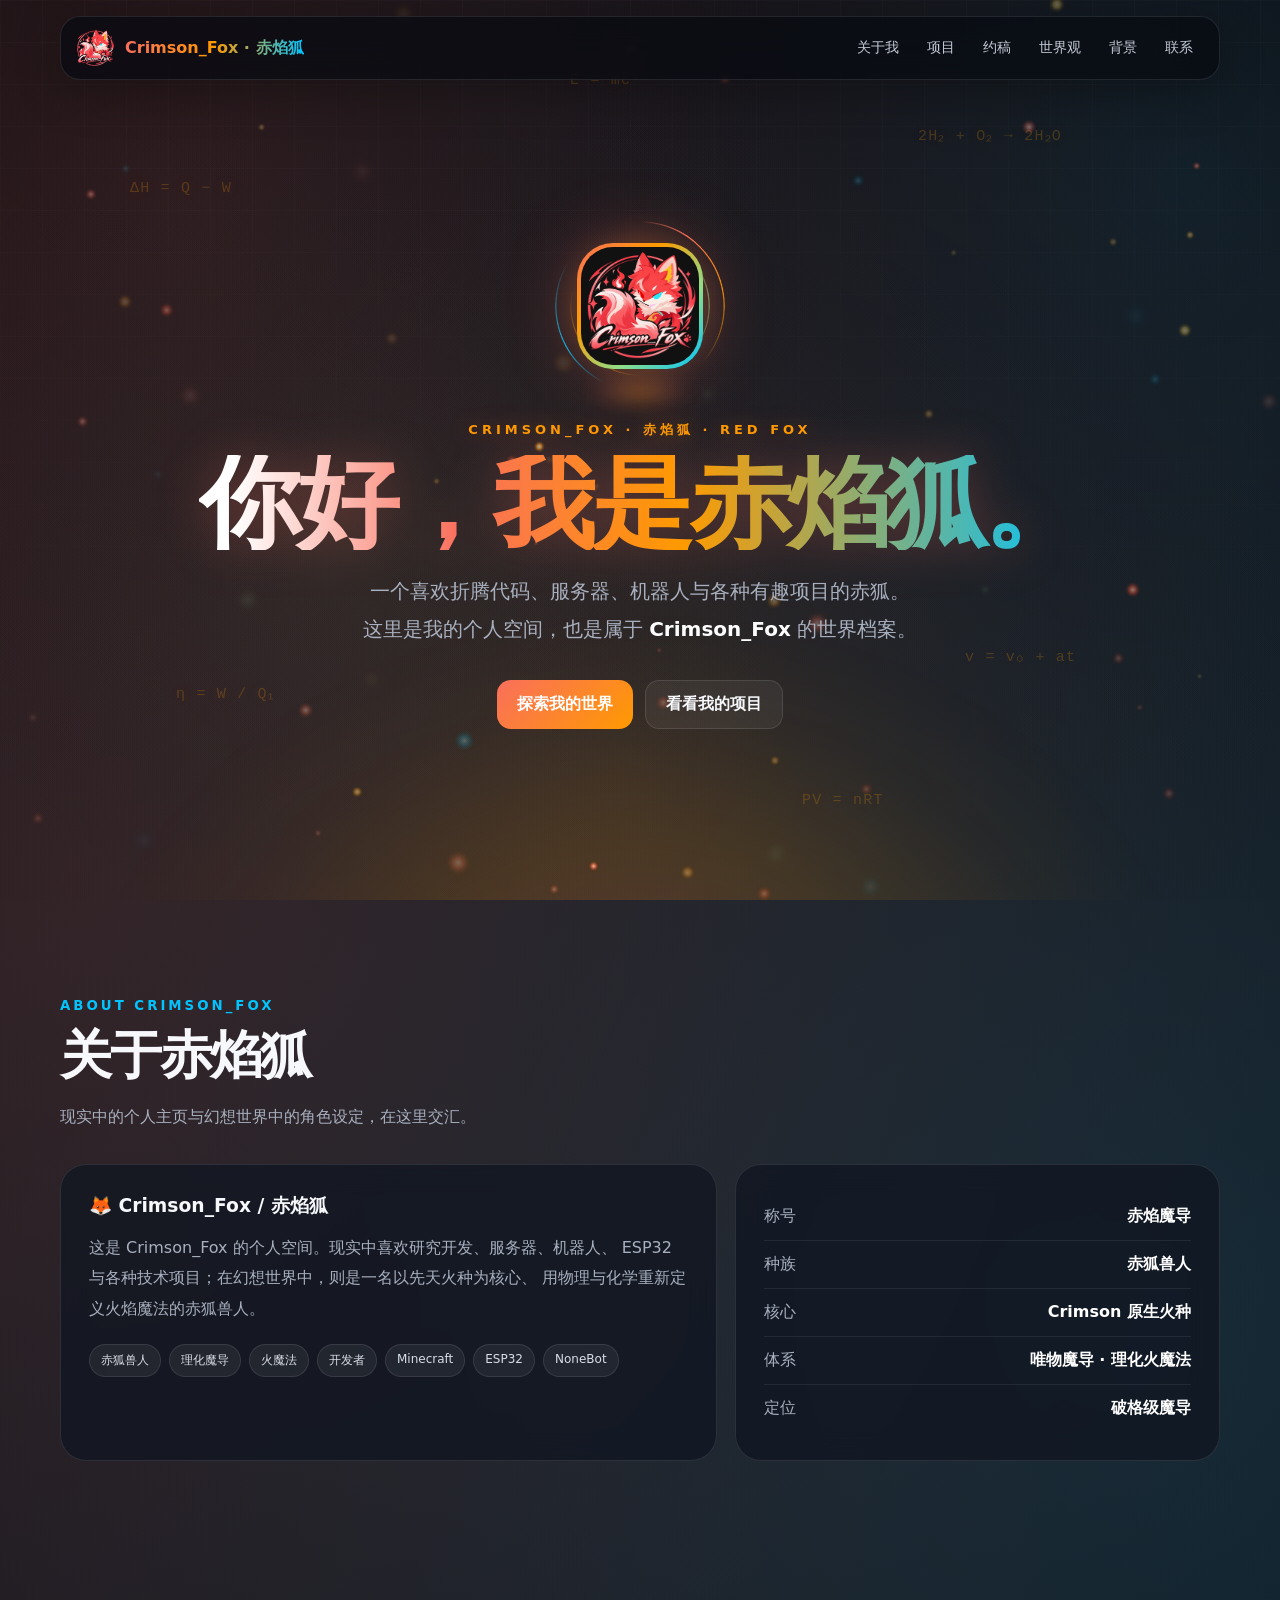
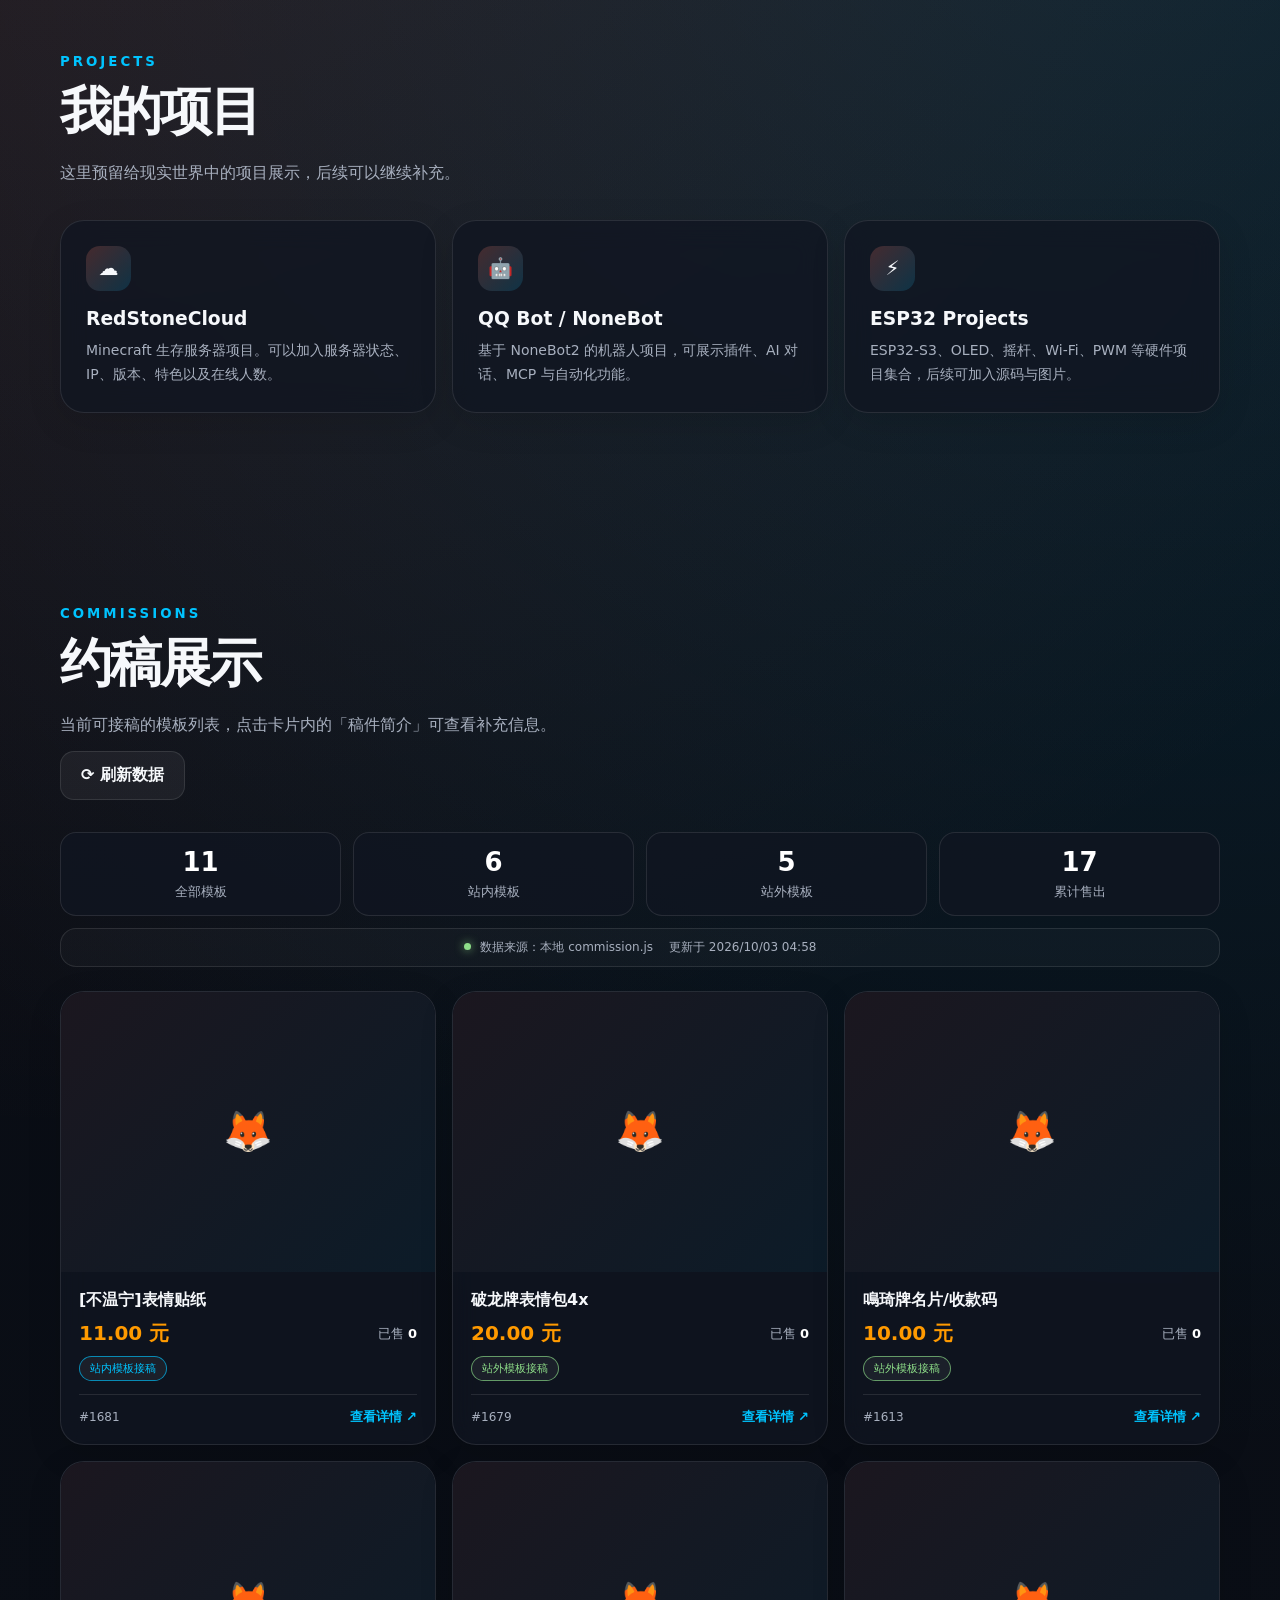
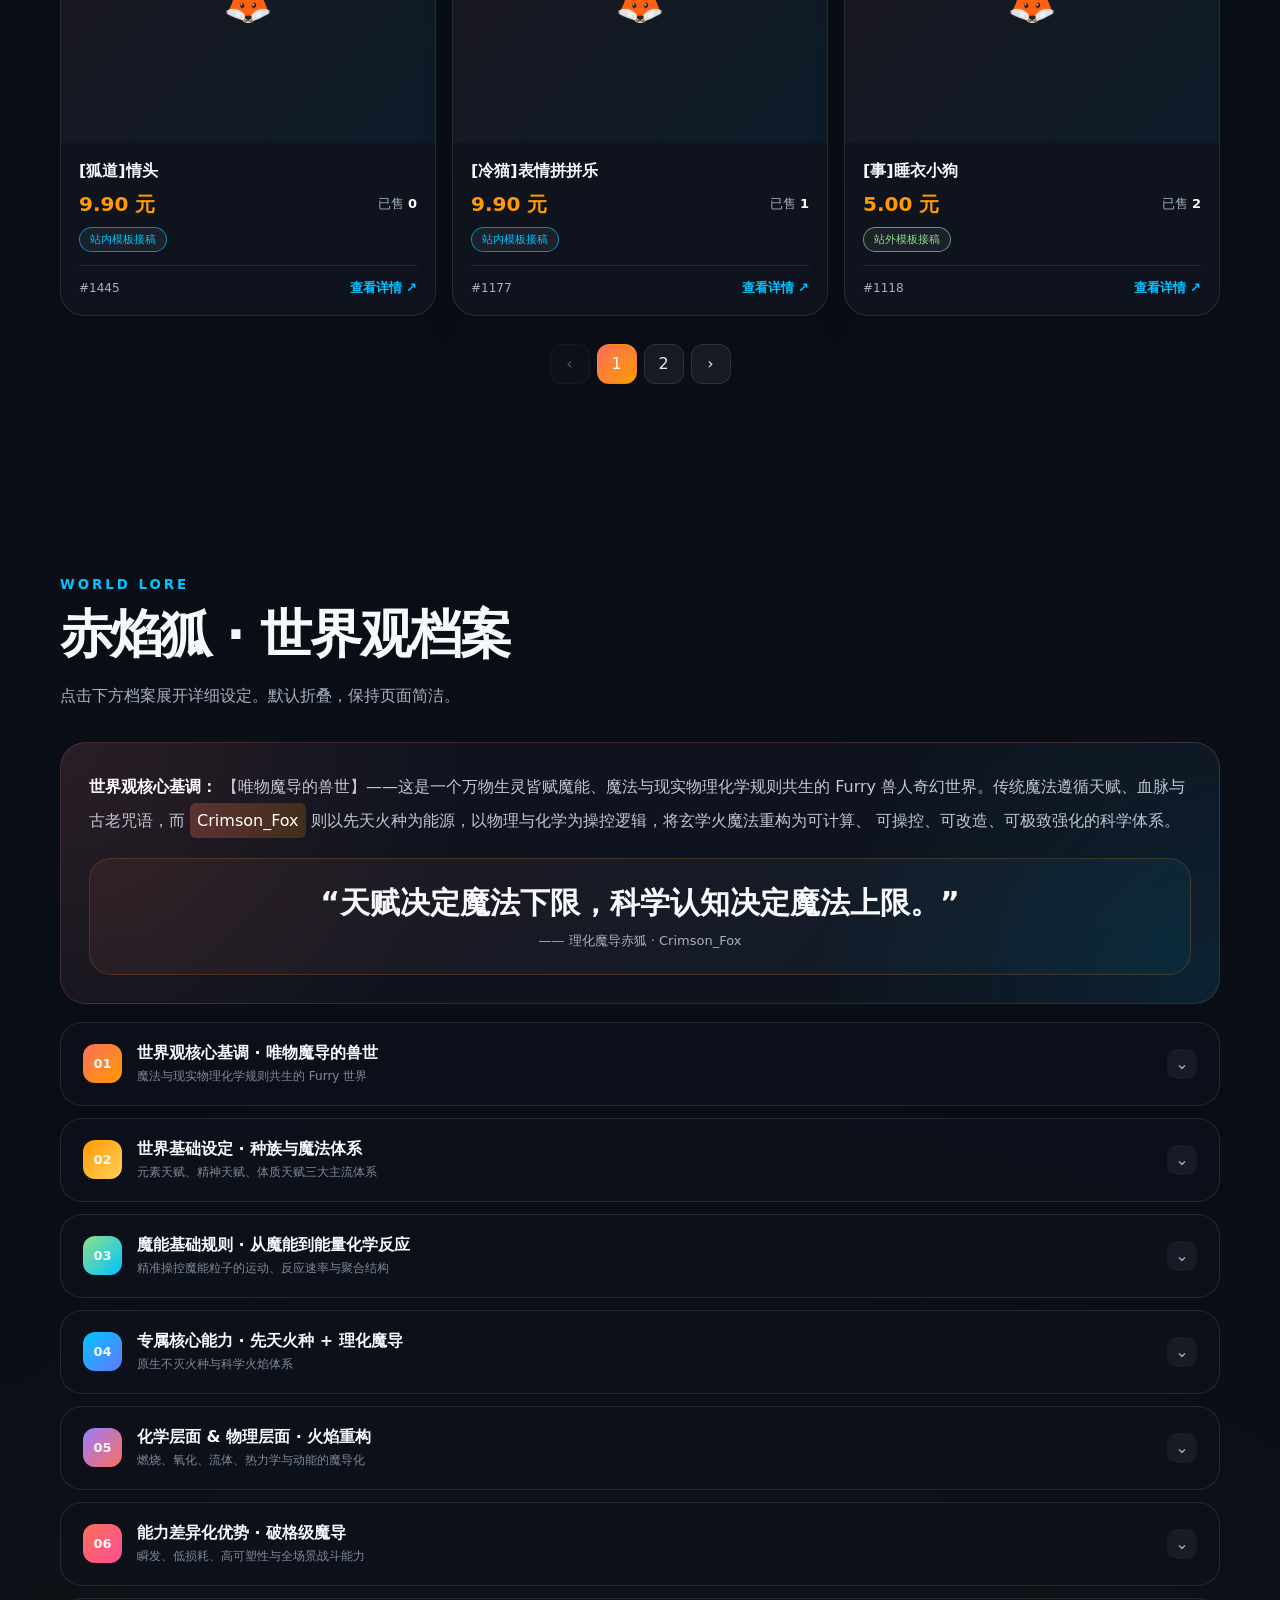
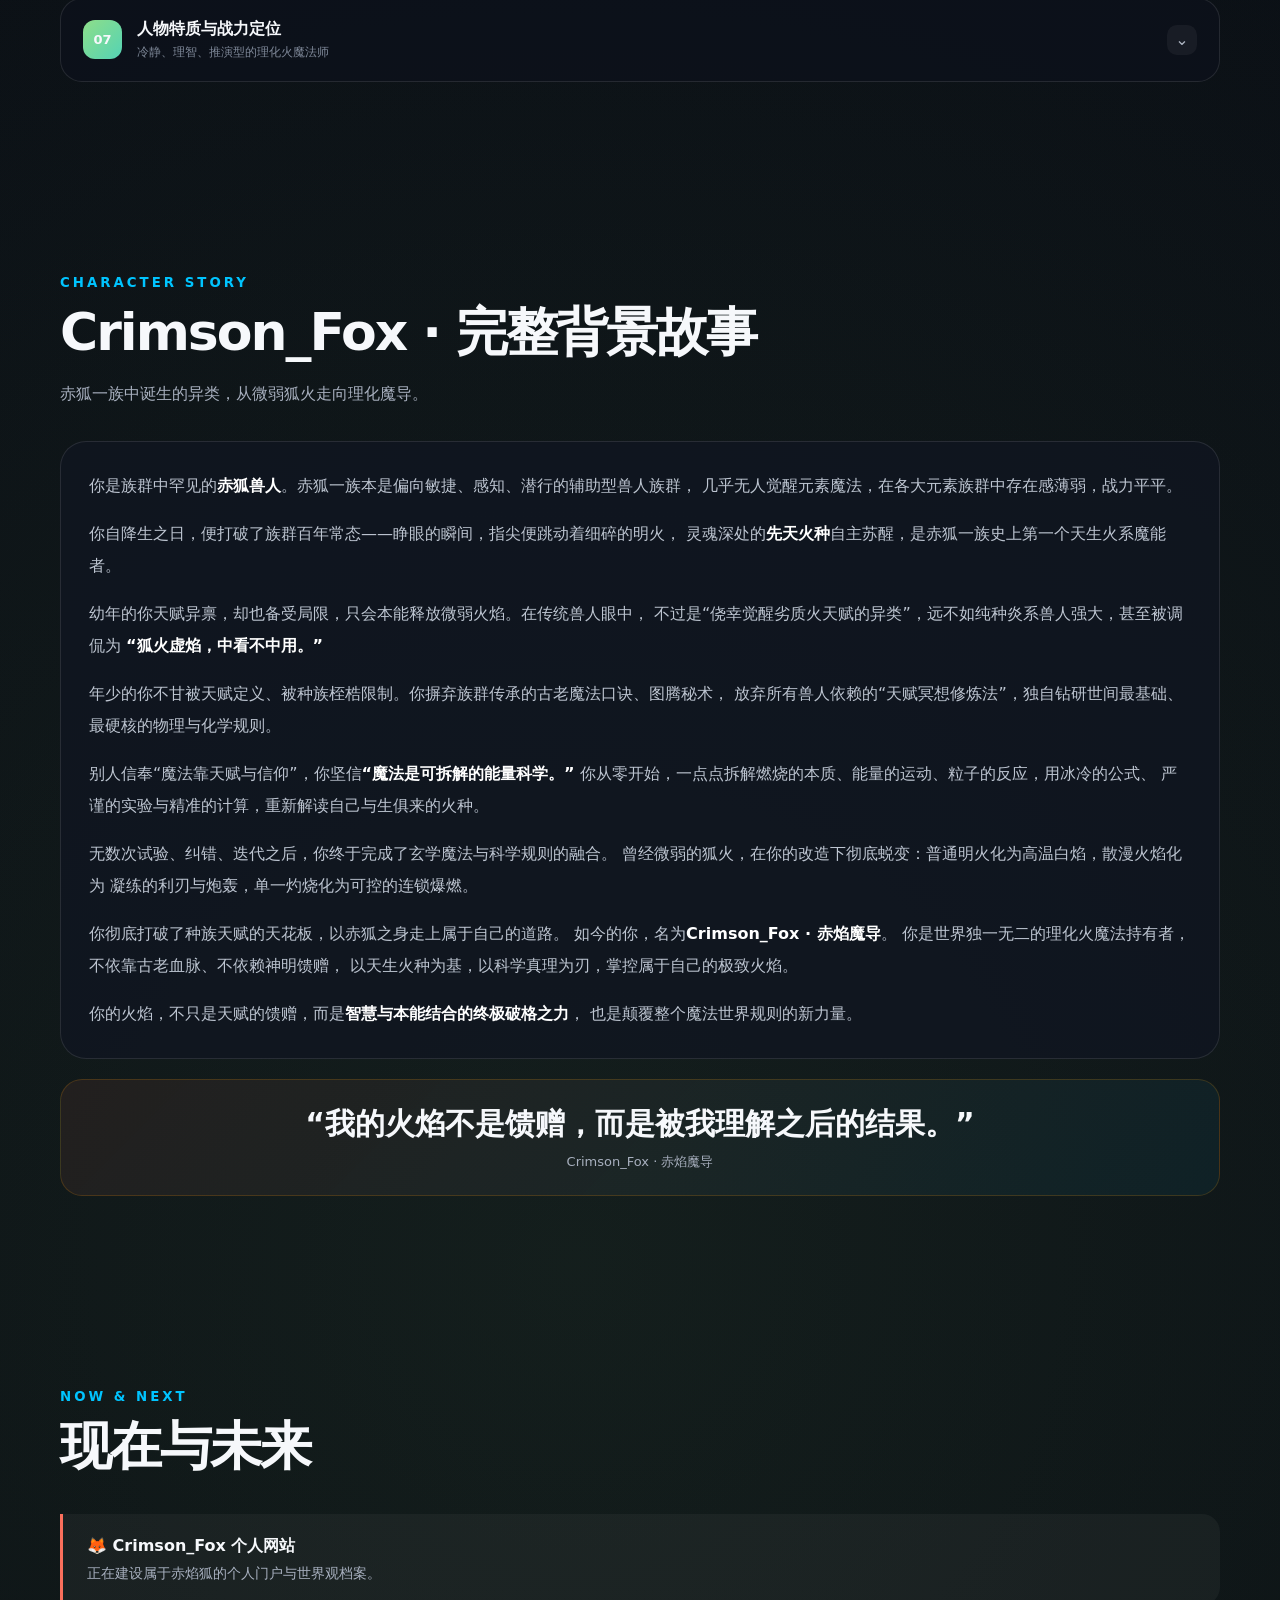
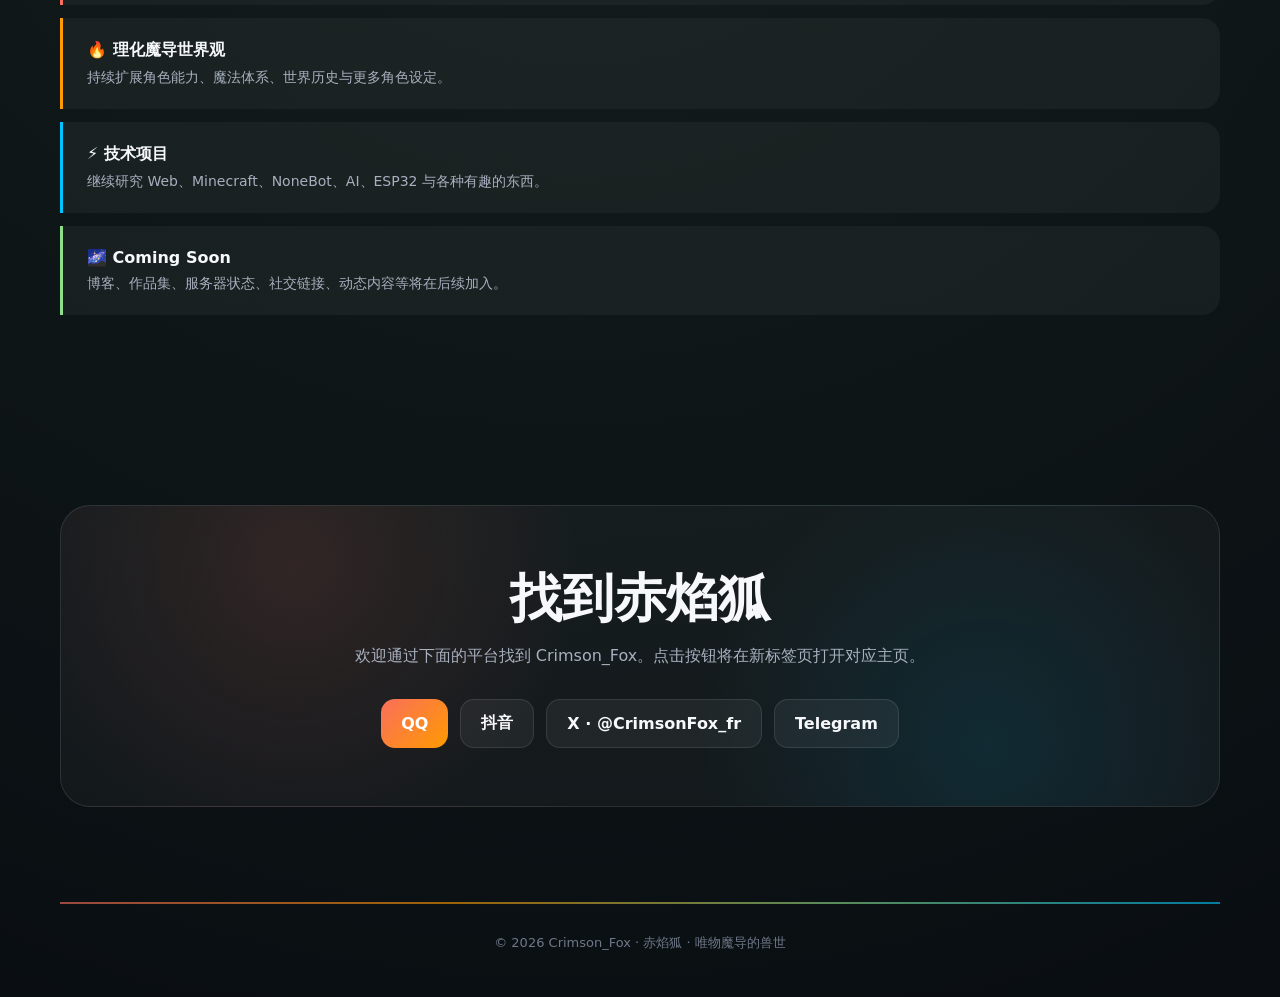
<file: index.html>
<!DOCTYPE html>
<html lang="zh-CN">
<head>
<meta charset="UTF-8">
<meta name="viewport" content="width=device-width, initial-scale=1.0, viewport-fit=cover">
<meta name="theme-color" content="#fa6f5c">
<meta name="description" content="Crimson_Fox（赤焰狐）的个人网站、世界观与角色档案 · 唯物魔导的兽世">
<meta name="author" content="Crimson_Fox">
<meta name="color-scheme" content="dark">
<title>Crimson_Fox · 赤焰狐</title>

<meta property="og:type" content="website">
<meta property="og:title" content="Crimson_Fox · 赤焰狐">
<meta property="og:description" content="唯物魔导的兽世 · Crimson_Fox 的个人空间与世界观档案">
<meta property="og:image" content="Crimson_Fox_ico.png">
<meta name="twitter:card" content="summary">
<meta name="twitter:title" content="Crimson_Fox · 赤焰狐">
<meta name="twitter:description" content="唯物魔导的兽世 · Crimson_Fox 的个人空间与世界观档案">
<meta name="twitter:image" content="Crimson_Fox_ico.png">

<link rel="icon" type="image/png" href="Crimson_Fox_ico.png">

<style>
/* =========================================================
   1. 设计令牌与基础重置
   ========================================================= */
:root{
  --red:#fa6f5c;
  --orange:#ff9a00;
  --green:#8ede89;
  --cyan:#00c4ff;
  --bg:#070a10;
  --bg2:#0d111b;
  --card:rgba(17,22,33,.76);
  --text:#f6f8fb;
  --muted:#a8b0bf;
  --line:rgba(255,255,255,.10);
  --shadow:0 24px 70px rgba(0,0,0,.28);
  --nav-h:66px;
  --radius-lg:26px;
  --radius-md:16px;
  --radius-sm:10px;
}

*{box-sizing:border-box;margin:0;padding:0}
html{
  scroll-behavior:smooth;
  scroll-padding-top:calc(var(--nav-h) + 24px);
  -webkit-text-size-adjust:100%;
}
body{
  min-height:100vh;
  color:var(--text);
  font-family:Inter,"Segoe UI","Microsoft YaHei",system-ui,sans-serif;
  background:
    radial-gradient(circle at 8% 12%,rgba(250,111,92,.18),transparent 28%),
    radial-gradient(circle at 90% 18%,rgba(0,196,255,.14),transparent 28%),
    radial-gradient(circle at 45% 82%,rgba(142,222,137,.09),transparent 30%),
    linear-gradient(180deg,#070a10,#0a0e16 45%,#070a10);
  overflow-x:hidden;
  -webkit-font-smoothing:antialiased;
}
body:before{
  content:"";
  position:fixed;inset:0;pointer-events:none;z-index:-1;
  background-image:
    linear-gradient(rgba(255,255,255,.018) 1px,transparent 1px),
    linear-gradient(90deg,rgba(255,255,255,.018) 1px,transparent 1px);
  background-size:42px 42px;
  mask-image:linear-gradient(to bottom,black,transparent 90%);
  -webkit-mask-image:linear-gradient(to bottom,black,transparent 90%);
}
a{text-decoration:none;color:inherit}
button{font:inherit;color:inherit}
img{max-width:100%;display:block}

:focus-visible{
  outline:2px solid var(--cyan);
  outline-offset:3px;
  border-radius:6px;
}

/* 主内容层级（保证在粒子画布之上） */
main, footer, .gradient-line{position:relative;z-index:1}

/* ---------- 背景粒子画布 ---------- */
#fxCanvas{
  position:fixed;
  inset:0;
  width:100%;
  height:100%;
  z-index:0;
  pointer-events:none;
  display:block;
}

/* ---------- 前景交互层（鼠标拖尾 + 点击涟漪） ---------- */
#fxOverlay{
  position:fixed;
  inset:0;
  width:100%;
  height:100%;
  z-index:99;              /* 在内容之上、导航之下 */
  pointer-events:none;     /* 绝不拦截任何交互 */
  display:block;
  mix-blend-mode:screen;   /* 让光效更自然 */
}

/* 跳转到主内容 */
.skip-link{
  position:fixed;top:-100px;left:16px;z-index:200;
  padding:10px 16px;border-radius:12px;
  background:var(--orange);color:#111;font-weight:800;font-size:14px;
  transition:top .2s;
}
.skip-link:focus{top:12px}

/* =========================================================
   2. 导航栏
   ========================================================= */
.nav{
  position:fixed;z-index:100;top:16px;left:50%;
  transform:translateX(-50%);
  width:min(1160px,calc(100% - 28px));
  padding:11px 14px;
  display:flex;align-items:center;justify-content:space-between;
  border:1px solid var(--line);border-radius:20px;
  background:rgba(8,11,17,.72);
  -webkit-backdrop-filter:blur(20px);
  backdrop-filter:blur(20px);
  box-shadow:0 12px 45px rgba(0,0,0,.25);
}
.brand{display:flex;align-items:center;gap:10px;font-weight:850;min-width:0}
.brand img{width:40px;height:40px;border-radius:13px;object-fit:cover;flex-shrink:0}
.brand-name{
  background:linear-gradient(90deg,var(--red),var(--orange),var(--cyan));
  -webkit-background-clip:text;background-clip:text;color:transparent;
  white-space:nowrap;overflow:hidden;text-overflow:ellipsis;
}
.nav-links{display:flex;gap:4px}
.nav-links a{
  padding:9px 12px;border-radius:12px;color:#c5ccd7;font-size:14px;
  transition:background .25s,color .25s;
}
.nav-links a:hover{background:rgba(255,255,255,.07);color:#fff}

.nav-toggle{
  display:none;
  width:42px;height:42px;
  border:1px solid var(--line);border-radius:12px;
  background:rgba(255,255,255,.05);
  cursor:pointer;
  flex-direction:column;align-items:center;justify-content:center;gap:5px;
  transition:background .2s;
}
.nav-toggle:hover{background:rgba(255,255,255,.1)}
.nav-toggle span{
  display:block;width:18px;height:2px;border-radius:2px;
  background:#dfe5ee;transition:transform .25s,opacity .25s;
}
.nav.open .nav-toggle span:nth-child(1){transform:translateY(7px) rotate(45deg)}
.nav.open .nav-toggle span:nth-child(2){opacity:0}
.nav.open .nav-toggle span:nth-child(3){transform:translateY(-7px) rotate(-45deg)}

/* =========================================================
   3. Hero —— 理化火魔法主题强化
   ========================================================= */
.hero{
  position:relative;
  min-height:100vh;width:min(1160px,calc(100% - 28px));
  margin:auto;display:grid;place-items:center;text-align:center;
  padding:130px 0 80px;
  overflow:hidden;
  isolation:isolate;
}

.hero::before{
  content:"";
  position:absolute;
  left:50%;bottom:-140px;
  transform:translateX(-50%);
  width:min(1100px,150%);
  height:420px;
  background:radial-gradient(ellipse at 50% 100%,
    rgba(250,111,92,.24) 0%,
    rgba(255,154,0,.13) 32%,
    rgba(255,154,0,.03) 55%,
    transparent 72%);
  filter:blur(14px);
  pointer-events:none;
  z-index:0;
  animation:horizonBreath 7s ease-in-out infinite;
}

.hero-inner{
  position:relative;
  z-index:2;
  animation:rise .9s ease both;
}

.formula-field{
  position:absolute;
  inset:0;
  pointer-events:none;
  overflow:hidden;
  z-index:1;
}
.formula-field span{
  position:absolute;
  left:var(--x);
  top:var(--y);
  font-family:ui-monospace,SFMono-Regular,Consolas,monospace;
  font-size:clamp(11px,1.25vw,15px);
  color:rgba(255,154,0,.22);
  letter-spacing:.08em;
  white-space:nowrap;
  text-shadow:0 0 20px rgba(255,154,0,.14);
  animation:formulaDrift 9s ease-in-out infinite;
  animation-delay:var(--d);
  will-change:transform,opacity;
}

.hero-avatar{
  position:relative;
  width:170px;
  height:170px;
  margin:0 auto 30px;
  display:grid;
  place-items:center;
}

.halo{
  position:absolute;
  width:152px;height:152px;
  border-radius:50%;
  background:radial-gradient(circle,
    rgba(250,111,92,.60) 0%,
    rgba(255,154,0,.32) 38%,
    rgba(250,111,92,.08) 62%,
    transparent 73%);
  filter:blur(16px);
  z-index:1;
  pointer-events:none;
  animation:haloPulse 4.5s ease-in-out infinite;
}

.hero-avatar::after{
  content:"";
  position:absolute;
  bottom:-14px;
  width:112px;height:26px;
  border-radius:50%;
  background:radial-gradient(ellipse at 50% 50%,
    rgba(255,154,0,.55) 0%,
    rgba(250,111,92,.20) 45%,
    transparent 72%);
  filter:blur(10px);
  z-index:0;
  pointer-events:none;
  animation:emberFlicker 3.2s ease-in-out infinite;
}

.ring{
  position:absolute;
  inset:0;
  border-radius:50%;
  pointer-events:none;
  -webkit-mask-image:radial-gradient(farthest-side, transparent calc(100% - 2px), #000 calc(100% - 1px));
          mask-image:radial-gradient(farthest-side, transparent calc(100% - 2px), #000 calc(100% - 1px));
  -webkit-mask-repeat:no-repeat;
          mask-repeat:no-repeat;
}
.ring-a{
  background:conic-gradient(from 0deg,
    transparent 0deg,
    rgba(250,111,92,.95) 32deg,
    rgba(255,154,0,.90) 78deg,
    transparent 132deg,
    transparent 205deg,
    rgba(0,196,255,.85) 242deg,
    transparent 302deg);
  animation:orbitSpin 12s linear infinite;
}
.ring-b{
  inset:15px;
  background:conic-gradient(from 180deg,
    transparent 0deg,
    rgba(255,154,0,.75) 42deg,
    transparent 104deg,
    transparent 218deg,
    rgba(142,222,137,.70) 262deg,
    transparent 322deg);
  animation:orbitSpin 19s linear infinite reverse;
  opacity:.8;
}

.avatar{
  position:relative;
  z-index:2;
  width:126px;height:126px;padding:4px;
  border-radius:36px;
  background:linear-gradient(135deg,var(--red),var(--orange),var(--green),var(--cyan));
  box-shadow:0 0 70px rgba(250,111,92,.30);
  animation:float 5s ease-in-out infinite;
}
.avatar img{width:100%;height:100%;object-fit:cover;border-radius:32px;background:#111}

.eyebrow{
  color:var(--orange);font-size:13px;font-weight:800;letter-spacing:4px;
  margin-bottom:16px;
  text-shadow:0 0 22px rgba(255,154,0,.45);
}

h1{
  font-size:clamp(44px,9vw,102px);line-height:.94;
  letter-spacing:-4px;margin-bottom:22px;
  background:linear-gradient(90deg,#fff 4%,var(--red),var(--orange) 55%,var(--cyan));
  -webkit-background-clip:text;background-clip:text;color:transparent;
  filter:drop-shadow(0 0 24px rgba(250,111,92,.30));
  animation:titlePulse 6s ease-in-out infinite;
}

.hero p{
  max-width:760px;margin:auto;color:var(--muted);
  font-size:clamp(16px,2vw,20px);line-height:1.9;
}
.hero p b{color:#fff}

/* =========================================================
   4. 通用区块 / 按钮 / 卡片
   ========================================================= */
.section{width:min(1160px,calc(100% - 28px));margin:auto;padding:95px 0}
.section-head{margin-bottom:32px}
.section-head small{color:var(--cyan);font-weight:850;letter-spacing:3px}
.section-head h2{font-size:clamp(30px,5vw,52px);margin-top:7px;letter-spacing:-2px}
.section-head p{color:var(--muted);margin-top:12px;line-height:1.8}

.actions{display:flex;justify-content:center;gap:12px;flex-wrap:wrap;margin-top:32px}
.btn{
  display:inline-flex;align-items:center;justify-content:center;gap:6px;
  padding:13px 20px;border:1px solid var(--line);border-radius:14px;
  background:rgba(255,255,255,.055);font-weight:750;transition:.25s;cursor:pointer;
  -webkit-tap-highlight-color:transparent;
}
.btn.primary{
  border:0;background:linear-gradient(135deg,var(--red),var(--orange));
  color:#fff;
  animation:btnGlow 3.6s ease-in-out infinite;
}
.btn:hover{transform:translateY(-3px);background:rgba(255,255,255,.1)}
.btn.primary:hover{filter:brightness(1.08)}
.btn:disabled{opacity:.6;cursor:not-allowed;transform:none}

.grid{display:grid;grid-template-columns:repeat(3,1fr);gap:16px}
.card{
  padding:25px;border:1px solid var(--line);border-radius:24px;
  background:var(--card);
  -webkit-backdrop-filter:blur(14px);
  backdrop-filter:blur(14px);
  transition:transform .3s,border-color .3s,box-shadow .3s;
  box-shadow:0 10px 35px rgba(0,0,0,.12);
}
.card:hover{transform:translateY(-5px);border-color:rgba(255,255,255,.18);box-shadow:var(--shadow)}
.icon{
  width:45px;height:45px;display:grid;place-items:center;
  border-radius:14px;margin-bottom:17px;font-size:20px;
  background:linear-gradient(135deg,rgba(250,111,92,.22),rgba(0,196,255,.16));
}
.card h3{margin-bottom:9px}
.card p{color:var(--muted);font-size:14px;line-height:1.75}

/* =========================================================
   5. 关于我
   ========================================================= */
.profile{display:grid;grid-template-columns:1.15fr .85fr;gap:18px}
.profile-main,.profile-side{
  padding:28px;border:1px solid var(--line);border-radius:var(--radius-lg);
  background:var(--card);
  -webkit-backdrop-filter:blur(14px);
  backdrop-filter:blur(14px);
}
.profile-main p,.profile-side p{color:var(--muted);line-height:1.9;margin-top:14px}
.tags{display:flex;gap:8px;flex-wrap:wrap;margin-top:20px}
.tag{
  padding:7px 11px;border-radius:999px;
  background:rgba(255,255,255,.06);border:1px solid var(--line);
  color:#d9dee7;font-size:12px;
}
.stat{
  display:flex;justify-content:space-between;gap:15px;
  padding:13px 0;border-bottom:1px solid rgba(255,255,255,.07);
}
.stat:last-child{border-bottom:0}
.stat span{color:var(--muted)}
.stat strong{color:#fff;text-align:right}

/* =========================================================
   6. 世界观档案
   ========================================================= */
.lore-intro{
  padding:28px;border:1px solid rgba(250,111,92,.20);
  border-radius:var(--radius-lg);
  background:
    radial-gradient(circle at 0 0,rgba(250,111,92,.12),transparent 34%),
    radial-gradient(circle at 100% 100%,rgba(0,196,255,.09),transparent 34%),
    var(--card);
  margin-bottom:18px;
}
.lore-intro p{color:#c2c9d4;line-height:1.95}
.lore-intro strong{color:#fff}

.lore-list{display:grid;gap:12px}
.lore{
  border:1px solid var(--line);border-radius:22px;
  background:rgba(13,17,27,.78);overflow:hidden;
  transition:border-color .3s;
}
.lore:hover{border-color:rgba(255,255,255,.17)}
.lore summary{
  list-style:none;cursor:pointer;padding:20px 22px;
  display:flex;align-items:center;gap:15px;
  user-select:none;
  -webkit-tap-highlight-color:transparent;
}
.lore summary::-webkit-details-marker{display:none}
.lore-num{
  flex:0 0 39px;width:39px;height:39px;display:grid;place-items:center;
  border-radius:12px;font-weight:900;font-size:13px;
  background:linear-gradient(135deg,var(--red),var(--orange));
}
.lore:nth-child(2) .lore-num{background:linear-gradient(135deg,var(--orange),#ffd15c)}
.lore:nth-child(3) .lore-num{background:linear-gradient(135deg,var(--green),var(--cyan))}
.lore:nth-child(4) .lore-num{background:linear-gradient(135deg,var(--cyan),#6578ff)}
.lore:nth-child(5) .lore-num{background:linear-gradient(135deg,#9b7cff,var(--red))}
.lore:nth-child(6) .lore-num{background:linear-gradient(135deg,var(--red),#ff4e91)}
.lore:nth-child(7) .lore-num{background:linear-gradient(135deg,var(--green),#54d3b5)}
.lore-title{flex:1;min-width:0}
.lore-title strong{display:block;font-size:16px}
.lore-title span{display:block;margin-top:4px;color:#7f8999;font-size:12px}
.chevron{
  width:30px;height:30px;display:grid;place-items:center;flex-shrink:0;
  border-radius:10px;background:rgba(255,255,255,.05);
  color:#aeb6c3;transition:.3s;
}
.lore[open] .chevron{transform:rotate(180deg);background:rgba(255,255,255,.09);color:#fff}
.lore-body{
  padding:0 24px 25px 76px;color:#b9c1cd;line-height:1.95;font-size:14px;
}
.lore-body p{margin-top:12px}
.lore-body h4{
  color:#fff;font-size:15px;margin:22px 0 8px;
  display:flex;align-items:center;gap:8px;
}
.lore-body h4:before{
  content:"";width:5px;height:18px;border-radius:5px;
  background:linear-gradient(var(--red),var(--orange));
}
.lore-body ul{padding-left:20px;margin-top:8px}
.lore-body li{margin:7px 0}
.lore-body li::marker{color:var(--orange)}
.highlight{
  display:inline-block;padding:2px 7px;border-radius:6px;
  color:#fff;background:linear-gradient(90deg,rgba(250,111,92,.28),rgba(255,154,0,.18));
}
.formula{
  margin:14px 0;padding:14px 16px;border-left:3px solid var(--cyan);
  border-radius:0 12px 12px 0;background:rgba(0,196,255,.055);
  color:#dceeff;font-family:ui-monospace,SFMono-Regular,Consolas,monospace;
  font-size:13px;line-height:1.8;
}

/* =========================================================
   7. 背景故事 / 引言 / 时间线
   ========================================================= */
.story{
  padding:28px;border:1px solid var(--line);border-radius:var(--radius-lg);
  background:var(--card);color:#bdc5d1;line-height:2;
}
.story p{margin-bottom:16px}
.story p:last-child{margin-bottom:0}
.story strong{color:#fff}

.quote{
  margin-top:20px;padding:24px;border-radius:22px;
  border:1px solid rgba(255,154,0,.18);
  background:linear-gradient(135deg,rgba(250,111,92,.08),rgba(0,196,255,.06));
  text-align:center;
}
.quote div{font-size:clamp(20px,3vw,30px);font-weight:850}
.quote span{display:block;margin-top:8px;color:var(--muted);font-size:13px}

.timeline{display:grid;gap:13px}
.item{
  padding:22px 24px;border-left:3px solid var(--red);
  border-radius:0 18px 18px 0;background:rgba(255,255,255,.045);
}
.item:nth-child(2){border-color:var(--orange)}
.item:nth-child(3){border-color:var(--cyan)}
.item:nth-child(4){border-color:var(--green)}
.item strong{display:block;margin-bottom:6px}
.item span{color:var(--muted);font-size:14px}

/* =========================================================
   8. 联系 / 页脚
   ========================================================= */
.contact{
  text-align:center;padding:58px 25px;border:1px solid var(--line);
  border-radius:30px;
  background:
    radial-gradient(circle at 20% 20%,rgba(250,111,92,.12),transparent 30%),
    radial-gradient(circle at 80% 80%,rgba(0,196,255,.10),transparent 30%),
    rgba(255,255,255,.035);
}
.contact h2{font-size:clamp(30px,5vw,52px);margin-bottom:12px}
.contact p{color:var(--muted);margin-bottom:25px}
.gradient-line{
  width:min(1160px,calc(100% - 28px));height:2px;margin:auto;
  background:linear-gradient(90deg,var(--red),var(--orange),var(--green),var(--cyan));
  opacity:.6;
}
footer{text-align:center;padding:30px 16px 45px;color:#6f7888;font-size:13px}

/* =========================================================
   9. 约稿展示
   ========================================================= */
.stats-row{
  display:grid;
  grid-template-columns:repeat(4,minmax(0,1fr));
  gap:12px;
  margin-bottom:24px;
}
.stat-card{
  background:var(--card);
  border:1px solid var(--line);
  border-radius:var(--radius-md);
  padding:14px 12px;
  text-align:center;
  min-width:0;
}
.stat-card .num{font-size:26px;font-weight:800;color:#fff;line-height:1.2}
.stat-card .label{color:var(--muted);font-size:13px;display:block;margin-top:4px}

/* 数据来源信息条 */
.stat-card.meta{
  grid-column:1 / -1;
  display:flex;
  align-items:center;
  justify-content:center;
  gap:8px 16px;
  flex-wrap:wrap;
  padding:10px 12px;
  background:rgba(255,255,255,.028);
}
.stat-card.meta .label{margin:0;font-size:12px}
.stat-card.meta .dot{
  width:7px;height:7px;border-radius:50%;display:inline-block;
  background:var(--green);margin-right:6px;vertical-align:1px;
  box-shadow:0 0 10px rgba(142,222,137,.8);
}

.commission-grid{
  grid-template-columns:repeat(3,minmax(0,1fr));
  align-items:start;
}

.commission-card{
  padding:0;
  overflow:hidden;
  display:flex;
  flex-direction:column;
  min-width:0;
  height:fit-content;
}

.commission-card .card-image{
  position:relative;
  width:100%;
  aspect-ratio:4 / 3;
  overflow:hidden;
  background:var(--bg2);
  flex-shrink:0;
}
.commission-card .card-image img{
  position:absolute;
  inset:0;
  width:100%;height:100%;
  object-fit:cover;
  transition:transform .3s ease;
}
.commission-card:hover .card-image img{transform:scale(1.04)}
.commission-card .card-image .placeholder{
  position:absolute;inset:0;
  display:grid;place-items:center;
  font-size:40px;color:var(--muted);
  background:linear-gradient(135deg,rgba(250,111,92,.06),rgba(0,196,255,.06));
}

.commission-card .card-body{
  padding:16px 18px 18px;
  flex:1;
  display:flex;
  flex-direction:column;
  min-width:0;
}

.commission-card .card-title{
  font-size:16px;
  line-height:1.5;
  font-weight:750;
  color:var(--text);
  margin-bottom:8px;
  word-break:break-word;
}

.commission-card .card-meta{
  display:flex;
  align-items:center;
  justify-content:space-between;
  gap:8px;
  flex-wrap:wrap;
}
.commission-card .card-price{
  font-size:20px;
  font-weight:800;
  color:var(--orange);
}
.commission-card .card-sold{color:var(--muted);font-size:13px}
.commission-card .card-sold .num{color:#fff;font-weight:750}

.commission-card .tag-badge{
  display:inline-flex;
  align-items:center;
  width:fit-content;
  margin-top:9px;
  padding:4px 10px;
  border:1px solid var(--line);
  border-radius:999px;
  background:rgba(255,255,255,.055);
  color:var(--text);
  font-size:11px;
}
.commission-card .tag-badge.inner{border-color:rgba(0,196,255,.65);color:var(--cyan)}
.commission-card .tag-badge.outer{border-color:rgba(142,222,137,.65);color:var(--green)}

.commission-card .card-footer{
  display:flex;
  align-items:center;
  justify-content:space-between;
  gap:8px;
  margin-top:13px;
  padding-top:13px;
  border-top:1px solid var(--line);
  flex-wrap:wrap;
}
.commission-card .detail-link{
  color:var(--cyan);
  font-size:13px;
  font-weight:650;
  transition:color .2s;
}
.commission-card .detail-link:hover{color:#fff}
.commission-card .card-id{color:var(--muted);font-size:12px}

.commission-expand{margin-top:12px}
.commission-expand > summary{
  display:inline-flex;
  align-items:center;
  gap:7px;
  width:fit-content;
  list-style:none;
  cursor:pointer;
  padding:7px 10px;
  border:1px solid var(--line);
  border-radius:var(--radius-sm);
  background:rgba(255,255,255,.055);
  color:var(--cyan);
  font-size:12px;
  user-select:none;
  transition:background .2s,color .2s;
  -webkit-tap-highlight-color:transparent;
}
.commission-expand > summary::-webkit-details-marker{display:none}
.commission-expand > summary::after{
  content:"⌄";
  display:inline-block;
  transition:transform .2s ease;
}
.commission-expand[open] > summary{background:rgba(0,196,255,.10);color:#fff}
.commission-expand[open] > summary::after{transform:rotate(180deg)}

.commission-details{
  margin-top:12px;
  padding:12px 13px;
  border-top:1px solid var(--line);
  border-radius:0 0 12px 12px;
  color:var(--muted);
  font-size:13px;
  line-height:1.75;
  animation:commissionExpandIn .22s ease both;
  word-break:break-word;
}

.commission-loading,
.commission-empty{
  grid-column:1 / -1;
  width:100%;
  padding:50px 20px;
  text-align:center;
  color:var(--muted);
}
.commission-loading::after{
  content:"";
  display:inline-block;
  width:18px;height:18px;
  margin-left:10px;
  vertical-align:-4px;
  border:2px solid rgba(255,255,255,.15);
  border-top-color:var(--cyan);
  border-radius:50%;
  animation:spin .8s linear infinite;
}

.pagination{
  display:flex;
  justify-content:center;
  align-items:center;
  gap:7px;
  flex-wrap:wrap;
  margin-top:28px;
}
.pagination button{
  min-width:40px;
  height:40px;
  padding:0 12px;
  border:1px solid var(--line);
  border-radius:12px;
  background:rgba(255,255,255,.055);
  color:#dfe5ee;
  cursor:pointer;
  transition:transform .2s,background .2s,color .2s,border-color .2s;
  -webkit-tap-highlight-color:transparent;
}
.pagination button:hover:not(:disabled){
  transform:translateY(-2px);
  background:rgba(255,255,255,.09);
}
.pagination button.active{
  border-color:transparent;
  background:linear-gradient(135deg,var(--red),var(--orange));
  color:#fff;
}
.pagination button:disabled{opacity:.35;cursor:not-allowed}
.pagination .page-info{color:var(--muted);font-size:13px;margin:0 8px}

/* =========================================================
   10. 回到顶部
   ========================================================= */
.back-to-top{
  position:fixed;
  right:20px;bottom:20px;
  z-index:90;
  width:46px;height:46px;
  display:grid;place-items:center;
  border:1px solid var(--line);
  border-radius:14px;
  background:rgba(8,11,17,.85);
  -webkit-backdrop-filter:blur(14px);
  backdrop-filter:blur(14px);
  color:#dfe5ee;
  font-size:18px;
  cursor:pointer;
  opacity:0;
  visibility:hidden;
  transform:translateY(12px);
  transition:opacity .25s,transform .25s,visibility .25s,background .2s;
  -webkit-tap-highlight-color:transparent;
}
.back-to-top.show{opacity:1;visibility:visible;transform:translateY(0)}
.back-to-top:hover{background:rgba(250,111,92,.2);color:#fff}

/* =========================================================
   11. 触摸设备点击反馈（CSS 层）
   ========================================================= */
@media (hover: none) and (pointer: coarse){
  .btn:active{
    transform:scale(.955);
    filter:brightness(1.14);
    transition:transform .08s ease,filter .08s ease;
  }
  .btn.primary:active{filter:brightness(1.18)}

  .card:active{
    transform:scale(.988);
    border-color:rgba(255,255,255,.20);
    transition:transform .1s ease,border-color .1s ease;
  }

  .commission-card:active{transform:scale(.992)}

  .lore summary:active{background:rgba(255,255,255,.045)}

  .pagination button:active:not(:disabled){
    transform:scale(.90);
    background:rgba(255,255,255,.15);
    transition:transform .08s ease,background .08s ease;
  }

  .commission-expand > summary:active{
    background:rgba(0,196,255,.18);
    color:#fff;
  }

  .nav-links a:active{background:rgba(255,255,255,.12)}
  .nav-toggle:active{background:rgba(255,255,255,.14)}
  .back-to-top:active{transform:scale(.88);background:rgba(250,111,92,.3)}
  .tag:active{background:rgba(255,255,255,.12)}
}

/* =========================================================
   12. 动画
   ========================================================= */
@keyframes rise{from{opacity:0;transform:translateY(25px)}to{opacity:1;transform:none}}
@keyframes float{0%,100%{transform:translateY(0)}50%{transform:translateY(-7px)}}
@keyframes spin{to{transform:rotate(360deg)}}

@keyframes orbitSpin{to{transform:rotate(360deg)}}

@keyframes haloPulse{
  0%,100%{opacity:.72;transform:scale(1)}
  50%{opacity:1;transform:scale(1.06)}
}

@keyframes emberFlicker{
  0%,100%{opacity:.55;transform:scaleX(1)}
  40%{opacity:.95;transform:scaleX(1.12)}
  70%{opacity:.65;transform:scaleX(.94)}
}

@keyframes horizonBreath{
  0%,100%{opacity:.75;transform:translateX(-50%) scaleY(1)}
  50%{opacity:1;transform:translateX(-50%) scaleY(1.12)}
}

@keyframes titlePulse{
  0%,100%{filter:drop-shadow(0 0 18px rgba(250,111,92,.22))}
  50%{filter:drop-shadow(0 0 36px rgba(255,154,0,.42))}
}

@keyframes btnGlow{
  0%,100%{box-shadow:0 12px 32px rgba(250,111,92,.20), 0 0 0 0 rgba(255,154,0,0)}
  50%{box-shadow:0 14px 40px rgba(250,111,92,.38), 0 0 26px 0 rgba(255,154,0,.28)}
}

@keyframes formulaDrift{
  0%,100%{transform:translateY(0) scale(1);opacity:.5}
  50%{transform:translateY(-18px) scale(1.05);opacity:1}
}

@keyframes commissionExpandIn{
  from{opacity:0;transform:translateY(-4px)}
  to{opacity:1;transform:translateY(0)}
}

/* 减少动态偏好 */
@media (prefers-reduced-motion: reduce){
  *,*::before,*::after{
    animation-duration:.01ms !important;
    animation-iteration-count:1 !important;
    transition-duration:.01ms !important;
    scroll-behavior:auto !important;
  }
  #fxCanvas,.formula-field,#fxOverlay{display:none !important}
}

/* =========================================================
   13. 响应式
   ========================================================= */
@media (max-width:900px){
  .commission-grid{grid-template-columns:repeat(2,minmax(0,1fr))}
  .stats-row{grid-template-columns:repeat(2,minmax(0,1fr))}
}

@media (max-width:820px){
  .grid{grid-template-columns:1fr}
  .profile{grid-template-columns:1fr}
  .section{padding:68px 0}
  h1{letter-spacing:-3px}
  .lore-body{padding:0 20px 23px 20px}
  .formula-field{display:none}

  .nav-toggle{display:flex}
  .nav-links{
    display:none;
    position:absolute;
    top:calc(100% + 8px);
    left:0;right:0;
    flex-direction:column;
    gap:2px;
    padding:8px;
    border:1px solid var(--line);
    border-radius:20px;
    background:rgba(8,11,17,.96);
    -webkit-backdrop-filter:blur(20px);
    backdrop-filter:blur(20px);
    box-shadow:0 20px 50px rgba(0,0,0,.35);
  }
  .nav.open .nav-links{display:flex;animation:rise .2s ease both}
  .nav-links a{padding:12px 14px;font-size:15px}
}

@media (max-width:560px){
  .nav{top:9px;padding:9px 11px}
  .brand img{width:36px;height:36px}
  .brand{font-size:14px}
  .hero{padding-top:112px}
  .hero-avatar{width:146px;height:146px}
  .avatar{width:108px;height:108px;border-radius:32px}
  .avatar img{border-radius:28px}
  .halo{width:132px;height:132px}
  h1{letter-spacing:-2px}
  .lore summary{padding:17px}
  .lore-title span{display:none}
  .commission-card .card-title{font-size:14px}
  .commission-card .card-price{font-size:18px}

  .commission-grid{grid-template-columns:1fr}
  .stats-row{grid-template-columns:repeat(2,minmax(0,1fr))}

  .pagination{gap:5px}
  .pagination button{min-width:36px;height:36px;padding:0 9px;font-size:12px}
  .pagination .page-info{width:100%;text-align:center;margin:4px 0}

  .back-to-top{right:14px;bottom:14px;width:42px;height:42px}
}
</style>
</head>

<body>

<!-- 背景魔能粒子画布 -->
<canvas id="fxCanvas" aria-hidden="true"></canvas>

<!-- 前景交互层：鼠标拖尾 + 点击涟漪 -->
<canvas id="fxOverlay" aria-hidden="true"></canvas>

<a class="skip-link" href="#home">跳到主内容</a>

<nav class="nav" id="mainNav">
  <a class="brand" href="#home" aria-label="返回首页">
    <img src="Crimson_Fox_ico.png" alt="Crimson_Fox 头像">
    <span class="brand-name">Crimson_Fox · 赤焰狐</span>
  </a>

  <button class="nav-toggle" id="navToggle" type="button"
          aria-label="展开导航菜单" aria-expanded="false" aria-controls="navLinks">
    <span></span><span></span><span></span>
  </button>

  <div class="nav-links" id="navLinks">
    <a href="#about">关于我</a>
    <a href="#projects">项目</a>
    <a href="#commissions">约稿</a>
    <a href="#lore">世界观</a>
    <a href="#story">背景</a>
    <a href="#contact">联系</a>
  </div>
</nav>

<main id="home">

<!-- ============ Hero ============ -->
<section class="hero">

  <div class="formula-field" aria-hidden="true">
    <span style="--x:6%;--y:20%;--d:0s">ΔH = Q − W</span>
    <span style="--x:74%;--y:14%;--d:1.4s">2H₂ + O₂ → 2H₂O</span>
    <span style="--x:10%;--y:76%;--d:2.6s">η = W / Q₁</span>
    <span style="--x:78%;--y:72%;--d:.8s">v = v₀ + at</span>
    <span style="--x:44%;--y:8%;--d:2s">E = mc²</span>
    <span style="--x:64%;--y:88%;--d:3.2s">PV = nRT</span>
  </div>

  <div class="hero-inner">
    <div class="hero-avatar">
      <div class="halo" aria-hidden="true"></div>
      <div class="ring ring-a" aria-hidden="true"></div>
      <div class="ring ring-b" aria-hidden="true"></div>
      <div class="avatar">
        <img src="Crimson_Fox_ico.png" alt="Crimson_Fox 头像" width="126" height="126">
      </div>
    </div>

    <div class="eyebrow">CRIMSON_FOX · 赤焰狐 · RED FOX</div>
    <h1>你好，我是赤焰狐。</h1>
    <p>
      一个喜欢折腾代码、服务器、机器人与各种有趣项目的赤狐。
      <br>
      这里是我的个人空间，也是属于 <b>Crimson_Fox</b> 的世界档案。
    </p>
    <div class="actions">
      <a class="btn primary" href="#lore">探索我的世界</a>
      <a class="btn" href="#projects">看看我的项目</a>
    </div>
  </div>
</section>

<!-- ============ 关于我 ============ -->
<section class="section" id="about">
  <div class="section-head">
    <small>ABOUT CRIMSON_FOX</small>
    <h2>关于赤焰狐</h2>
    <p>现实中的个人主页与幻想世界中的角色设定，在这里交汇。</p>
  </div>

  <div class="profile">
    <div class="profile-main">
      <h3>🦊 Crimson_Fox / 赤焰狐</h3>
      <p>
        这是 Crimson_Fox 的个人空间。现实中喜欢研究开发、服务器、机器人、
        ESP32 与各种技术项目；在幻想世界中，则是一名以先天火种为核心、
        用物理与化学重新定义火焰魔法的赤狐兽人。
      </p>
      <div class="tags">
        <span class="tag">赤狐兽人</span>
        <span class="tag">理化魔导</span>
        <span class="tag">火魔法</span>
        <span class="tag">开发者</span>
        <span class="tag">Minecraft</span>
        <span class="tag">ESP32</span>
        <span class="tag">NoneBot</span>
      </div>
    </div>
    <div class="profile-side">
      <div class="stat"><span>称号</span><strong>赤焰魔导</strong></div>
      <div class="stat"><span>种族</span><strong>赤狐兽人</strong></div>
      <div class="stat"><span>核心</span><strong>Crimson 原生火种</strong></div>
      <div class="stat"><span>体系</span><strong>唯物魔导 · 理化火魔法</strong></div>
      <div class="stat"><span>定位</span><strong>破格级魔导</strong></div>
    </div>
  </div>
</section>

<!-- ============ 项目 ============ -->
<section class="section" id="projects">
  <div class="section-head">
    <small>PROJECTS</small>
    <h2>我的项目</h2>
    <p>这里预留给现实世界中的项目展示，后续可以继续补充。</p>
  </div>

  <div class="grid">
    <article class="card">
      <div class="icon">☁️</div>
      <h3>RedStoneCloud</h3>
      <p>Minecraft 生存服务器项目。可以加入服务器状态、IP、版本、特色以及在线人数。</p>
    </article>
    <article class="card">
      <div class="icon">🤖</div>
      <h3>QQ Bot / NoneBot</h3>
      <p>基于 NoneBot2 的机器人项目，可展示插件、AI 对话、MCP 与自动化功能。</p>
    </article>
    <article class="card">
      <div class="icon">⚡</div>
      <h3>ESP32 Projects</h3>
      <p>ESP32-S3、OLED、摇杆、Wi-Fi、PWM 等硬件项目集合，后续可加入源码与图片。</p>
    </article>
  </div>
</section>

<!-- ============ 约稿展示 ============ -->
<section class="section" id="commissions">
  <div class="section-head">
    <small>COMMISSIONS</small>
    <h2>约稿展示</h2>
    <p>当前可接稿的模板列表，点击卡片内的「稿件简介」可查看补充信息。</p>

    <button id="refreshCommissions" class="btn" type="button" style="margin-top:12px;">
      ⟳ 刷新数据
    </button>
  </div>

  <div id="commissionStats" class="stats-row" aria-live="polite"></div>

  <div id="commissionGrid" class="grid commission-grid" aria-live="polite" aria-busy="true"></div>

  <nav id="commissionPagination" class="pagination" aria-label="约稿分页"></nav>
</section>

<!-- ============ 世界观 ============ -->
<section class="section" id="lore">
  <div class="section-head">
    <small>WORLD LORE</small>
    <h2>赤焰狐 · 世界观档案</h2>
    <p>点击下方档案展开详细设定。默认折叠，保持页面简洁。</p>
  </div>

  <div class="lore-intro">
    <p>
      <strong>世界观核心基调：</strong>
      【唯物魔导的兽世】——这是一个万物生灵皆赋魔能、魔法与现实物理化学规则共生的
      Furry 兽人奇幻世界。传统魔法遵循天赋、血脉与古老咒语，而
      <span class="highlight">Crimson_Fox</span>
      则以先天火种为能源，以物理与化学为操控逻辑，将玄学火魔法重构为可计算、
      可操控、可改造、可极致强化的科学体系。
    </p>
    <div class="quote">
      <div>“天赋决定魔法下限，科学认知决定魔法上限。”</div>
      <span>—— 理化魔导赤狐 · Crimson_Fox</span>
    </div>
  </div>

  <div class="lore-list">

    <details class="lore">
      <summary>
        <div class="lore-num">01</div>
        <div class="lore-title">
          <strong>世界观核心基调 · 唯物魔导的兽世</strong>
          <span>魔法与现实物理化学规则共生的 Furry 世界</span>
        </div>
        <div class="chevron" aria-hidden="true">⌄</div>
      </summary>
      <div class="lore-body">
        <p>
          这是一个万物生灵皆赋魔能、魔法与现实物理化学规则共生的 Furry 兽人奇幻世界。
          世间所有兽人、异兽、自然造物体内都流淌着本源魔能。
        </p>
        <p>
          绝大多数生灵的魔法依靠天赋本能、血脉传承、古老咒语催动，遵循模糊的“奇幻规律”。
          威力随缘、形态固化、上限受限。
        </p>
        <p>
          而你是这个世界的破格存在：打破传统魔法的玄学桎梏，以天生本源火魔为基底，
          用人类文明的物理、化学硬核知识拆解、重构、增幅火焰魔法，让魔法不再是虚无的
          天赋神通，而是可计算、可操控、可改造、可极致强化的科学产物。
        </p>
        <div class="formula">天赋决定魔法下限　×　科学认知决定魔法上限</div>
        <p>传统魔法师靠“感知与信仰”施法，而你靠“公式与原理”施法，是独一无二的【理化魔导赤狐】。</p>
      </div>
    </details>

    <details class="lore">
      <summary>
        <div class="lore-num">02</div>
        <div class="lore-title">
          <strong>世界基础设定 · 种族与魔法体系</strong>
          <span>元素天赋、精神天赋、体质天赋三大主流体系</span>
        </div>
        <div class="chevron" aria-hidden="true">⌄</div>
      </summary>
      <div class="lore-body">
        <p>世界主流为兽人族群，魔法体系分为元素天赋种族、精神天赋种族、体质天赋种族三大类。</p>
        <h4>传统火属性兽人</h4>
        <p>
          多为炎狼、火狮、焰猫族群，依靠血脉燃烧自身魔能，释放火球、火刃、火焰护盾。
          形态单一，威力主要依靠魔能储量，无法轻易突破种族天赋上限。
        </p>
        <h4>其他元素种族</h4>
        <p>
          风、水、雷、土系兽人同样遵循古老施法逻辑，依靠咒语、图腾、冥想增幅，
          千年以来体系几乎没有革新。
        </p>
        <h4>破格个体 · Crimson_Fox</h4>
        <p>
          赤狐兽人，没有传统火系种族的施法桎梏，以先天火种魔能为能源，
          以理化知识为操控逻辑，实现火焰魔法的全方位进化，是世界唯一的科学系火魔法师。
        </p>
      </div>
    </details>

    <details class="lore">
      <summary>
        <div class="lore-num">03</div>
        <div class="lore-title">
          <strong>魔能基础规则 · 从魔能到能量化学反应</strong>
          <span>精准操控魔能粒子的运动、反应速率与聚合结构</span>
        </div>
        <div class="chevron" aria-hidden="true">⌄</div>
      </summary>
      <div class="lore-body">
        <p>
          世间魔能本质是游离于天地间的微观能量粒子，所有元素魔法都是魔能粒子的聚合、
          转化与释放。
        </p>
        <p>
          传统兽人只会“本能催动粒子爆发”，而 Crimson_Fox 可以精准操控魔能粒子的运动方式、
          反应速率、聚合结构，将粗放的魔法爆发转化为可控的、高效的能量化学反应。
        </p>
        <div class="formula">普通法师：用天赋放火<br>Crimson_Fox：用科学造火、控火、爆火</div>
      </div>
    </details>

    <details class="lore">
      <summary>
        <div class="lore-num">04</div>
        <div class="lore-title">
          <strong>专属核心能力 · 先天火种 + 理化魔导</strong>
          <span>原生不灭火种与科学火焰体系</span>
        </div>
        <div class="chevron" aria-hidden="true">⌄</div>
      </summary>
      <div class="lore-body">
        <h4>先天天赋 · 原生不灭火种</h4>
        <p>
          你是天生的火系天选者，自出生起灵魂深处便绑定一枚
          <span class="highlight">Crimson 原生火种</span>。
          无需后天觉醒、无需冥想修炼、无需咒语触发。
        </p>
        <p>
          火种是永久续航的本源核心，自带无尽基础火魔能，永不熄灭、不会枯竭。
          幼年时期只能本能释放微弱橘色普通火焰，没人知晓这枚火种真正的潜力。
        </p>
        <h4>破格能力 · 理化知识重构火魔法</h4>
        <p>
          随着成长，你接触并精通物理、化学知识后，彻底解锁先天火种的天花板，
          将玄学火魔法转化为科学火焰体系。
        </p>
      </div>
    </details>

    <details class="lore">
      <summary>
        <div class="lore-num">05</div>
        <div class="lore-title">
          <strong>化学层面 &amp; 物理层面 · 火焰重构</strong>
          <span>燃烧、氧化、流体、热力学与动能的魔导化</span>
        </div>
        <div class="chevron" aria-hidden="true">⌄</div>
      </summary>
      <div class="lore-body">
        <h4>化学层面：改造火焰本质</h4>
        <p>你拆解燃烧反应的核心三要素：可燃物、氧化剂、着火点，颠覆传统魔法“纯魔能火焰”的固化模式。</p>
        <ul>
          <li><strong>燃料重构：</strong>通过魔能模拟世间高危可燃物质，让普通魔法火升级为瞬燃火、凝固火、烈性爆燃火。</li>
          <li><strong>氧化剂操控：</strong>精准聚拢空气中的氧气分子，制造局部高氧燃烧区域，让火焰温度瞬间飙升，可形成高温蓝火、白热之火。</li>
          <li><strong>化学反应爆破：</strong>利用置换反应、剧烈氧化还原反应，让火焰不再只是灼烧，而是产生可控爆炸与连锁燃烧。</li>
        </ul>

        <h4>物理层面：操控火焰形态与动能</h4>
        <ul>
          <li><strong>流体控火：</strong>改变火焰流体形态，可凝聚极致压缩的火焰细丝、火焰利刃、火焰长鞭。</li>
          <li><strong>热力学增幅：</strong>控制热量传导与热膨胀，隔绝自身高温灼烧，同时让目标区域热量极致堆积。</li>
          <li><strong>动能加速：</strong>通过力学公式计算轨迹，赋予火焰超高初速度，使攻击极速、精准。</li>
          <li><strong>压强塑形：</strong>压缩火焰魔能，制造高压火焰炮、凝固火焰壁垒，攻防一体。</li>
        </ul>
      </div>
    </details>

    <details class="lore">
      <summary>
        <div class="lore-num">06</div>
        <div class="lore-title">
          <strong>能力差异化优势 · 破格级魔导</strong>
          <span>瞬发、低损耗、高可塑性与全场景战斗能力</span>
        </div>
        <div class="chevron" aria-hidden="true">⌄</div>
      </summary>
      <div class="lore-body">
        <ul>
          <li><strong>无施法前摇：</strong>先天火种瞬发，无需咒语、无需图腾，大脑计算完成即可施法。</li>
          <li><strong>零能量浪费：</strong>精准计算能量转化率，最大限度减少多余能量散失。</li>
          <li><strong>可塑性无限：</strong>知识迭代即实力迭代，掌握新的理化原理即可解锁全新火焰形态与战法。</li>
          <li><strong>攻防全能：</strong>可单点攻击、范围压制、防御禁锢、远程打击与近身灼烧，适配不同战斗场景。</li>
        </ul>
        <div class="formula">知识增长 → 理解更深 → 火种操控更精确 → 新魔法体系 → 实力持续成长</div>
      </div>
    </details>

    <details class="lore">
      <summary>
        <div class="lore-num">07</div>
        <div class="lore-title">
          <strong>人物特质与战力定位</strong>
          <span>冷静、理智、推演型的理化火魔法师</span>
        </div>
        <div class="chevron" aria-hidden="true">⌄</div>
      </summary>
      <div class="lore-body">
        <h4>性格特质</h4>
        <p>
          冷静理智、善于推演、极致严谨。对战时习惯先分析环境、拆解对手魔法规则，
          再精准发力，不盲目蛮力输出，是典型的“智斗型火系强者”。
        </p>
        <h4>战力定位</h4>
        <p>
          <span class="highlight">破格级魔导</span>，拥有区别于传统魔法体系的成长逻辑。
          越理解科学原理，越能将先天火种转化为新的魔法表现形式。
        </p>
        <div class="formula">战斗方式：观察 → 建模 → 计算 → 控制 → 施法 → 验证 → 再优化</div>
      </div>
    </details>

  </div>
</section>

<!-- ============ 背景故事 ============ -->
<section class="section" id="story">
  <div class="section-head">
    <small>CHARACTER STORY</small>
    <h2>Crimson_Fox · 完整背景故事</h2>
    <p>赤狐一族中诞生的异类，从微弱狐火走向理化魔导。</p>
  </div>

  <div class="story">
    <p>
      你是族群中罕见的<strong>赤狐兽人</strong>。赤狐一族本是偏向敏捷、感知、潜行的辅助型兽人族群，
      几乎无人觉醒元素魔法，在各大元素族群中存在感薄弱，战力平平。
    </p>
    <p>
      你自降生之日，便打破了族群百年常态——睁眼的瞬间，指尖便跳动着细碎的明火，
      灵魂深处的<strong>先天火种</strong>自主苏醒，是赤狐一族史上第一个天生火系魔能者。
    </p>
    <p>
      幼年的你天赋异禀，却也备受局限，只会本能释放微弱火焰。在传统兽人眼中，
      不过是“侥幸觉醒劣质火天赋的异类”，远不如纯种炎系兽人强大，甚至被调侃为
      <strong>“狐火虚焰，中看不中用。”</strong>
    </p>
    <p>
      年少的你不甘被天赋定义、被种族桎梏限制。你摒弃族群传承的古老魔法口诀、图腾秘术，
      放弃所有兽人依赖的“天赋冥想修炼法”，独自钻研世间最基础、最硬核的物理与化学规则。
    </p>
    <p>
      别人信奉“魔法靠天赋与信仰”，你坚信<strong>“魔法是可拆解的能量科学。”</strong>
      你从零开始，一点点拆解燃烧的本质、能量的运动、粒子的反应，用冰冷的公式、
      严谨的实验与精准的计算，重新解读自己与生俱来的火种。
    </p>
    <p>
      无数次试验、纠错、迭代之后，你终于完成了玄学魔法与科学规则的融合。
      曾经微弱的狐火，在你的改造下彻底蜕变：普通明火化为高温白焰，散漫火焰化为
      凝练的利刃与炮轰，单一灼烧化为可控的连锁爆燃。
    </p>
    <p>
      你彻底打破了种族天赋的天花板，以赤狐之身走上属于自己的道路。
      如今的你，名为<strong>Crimson_Fox · 赤焰魔导</strong>。
      你是世界独一无二的理化火魔法持有者，不依靠古老血脉、不依赖神明馈赠，
      以天生火种为基，以科学真理为刃，掌控属于自己的极致火焰。
    </p>
    <p>
      你的火焰，不只是天赋的馈赠，而是<strong>智慧与本能结合的终极破格之力</strong>，
      也是颠覆整个魔法世界规则的新力量。
    </p>
  </div>

  <div class="quote">
    <div>“我的火焰不是馈赠，而是被我理解之后的结果。”</div>
    <span>Crimson_Fox · 赤焰魔导</span>
  </div>
</section>

<!-- ============ 现在与未来 ============ -->
<section class="section" id="timeline">
  <div class="section-head">
    <small>NOW &amp; NEXT</small>
    <h2>现在与未来</h2>
  </div>

  <div class="timeline">
    <div class="item">
      <strong>🦊 Crimson_Fox 个人网站</strong>
      <span>正在建设属于赤焰狐的个人门户与世界观档案。</span>
    </div>
    <div class="item">
      <strong>🔥 理化魔导世界观</strong>
      <span>持续扩展角色能力、魔法体系、世界历史与更多角色设定。</span>
    </div>
    <div class="item">
      <strong>⚡ 技术项目</strong>
      <span>继续研究 Web、Minecraft、NoneBot、AI、ESP32 与各种有趣的东西。</span>
    </div>
    <div class="item">
      <strong>🌌 Coming Soon</strong>
      <span>博客、作品集、服务器状态、社交链接、动态内容等将在后续加入。</span>
    </div>
  </div>
</section>

<!-- ============ 联系 ============ -->
<section class="section" id="contact">
  <div class="contact">
    <h2>找到赤焰狐</h2>
    <p>欢迎通过下面的平台找到 Crimson_Fox。点击按钮将在新标签页打开对应主页。</p>
    <div class="actions">
      <a class="btn primary" href="https://qm.qq.com/q/SmkZwx4cAC" target="_blank" rel="noopener noreferrer">QQ</a>
      <a class="btn" href="https://v.douyin.com/IFkHCyQBw5U/" target="_blank" rel="noopener noreferrer">抖音</a>
      <a class="btn" href="https://x.com/CrimsonFox_fr" target="_blank" rel="noopener noreferrer">X · @CrimsonFox_fr</a>
      <a class="btn" href="https://t.me/+WB_IlTwOdcliY2I1" target="_blank" rel="noopener noreferrer">Telegram</a>
    </div>
  </div>
</section>

</main>

<div class="gradient-line"></div>
<footer>© 2026 Crimson_Fox · 赤焰狐 · 唯物魔导的兽世</footer>

<button class="back-to-top" id="backToTop" type="button" aria-label="返回顶部">↑</button>

<!-- =========================================================
     引入本地 commission.js（唯一数据源）
     该文件应定义 commissionData 或 window.commissionData
     ========================================================= -->
<script src="commission.js"></script>

<script>
/* =========================================================
   Crimson_Fox · 背景魔能粒子
   ---------------------------------------------------------
   - 上升火星（ember）：从底部生成，向上飘散、闪烁
   - 魔能微粒（mote）：缓慢漂浮、明暗呼吸
   - 环境光晕（glow）：缓慢漂移的大范围柔光
   - 指针光晕：跟随鼠标的暖色微光（桌面端）
   ========================================================= */
(function () {
  'use strict';

  const canvas = document.getElementById('fxCanvas');
  if (!canvas) return;

  const reduceMotion = window.matchMedia('(prefers-reduced-motion: reduce)');

  function makeSprite(inner, mid) {
    const S = 64;
    const c = document.createElement('canvas');
    c.width = c.height = S;
    const g = c.getContext('2d');
    const grd = g.createRadialGradient(S / 2, S / 2, 0, S / 2, S / 2, S / 2);
    grd.addColorStop(0, inner);
    grd.addColorStop(0.35, mid);
    grd.addColorStop(1, 'rgba(0,0,0,0)');
    g.fillStyle = grd;
    g.beginPath();
    g.arc(S / 2, S / 2, S / 2, 0, Math.PI * 2);
    g.fill();
    return c;
  }

  const SPRITES = {
    hot:   makeSprite('rgba(255,255,228,1)', 'rgba(255,168,44,0.90)'),
    red:   makeSprite('rgba(255,214,190,1)', 'rgba(250,88,58,0.85)'),
    gold:  makeSprite('rgba(255,248,206,1)', 'rgba(255,205,72,0.85)'),
    coral: makeSprite('rgba(255,228,222,1)', 'rgba(250,111,92,0.80)'),
    cyan:  makeSprite('rgba(220,250,255,1)', 'rgba(0,196,255,0.80)'),
    mint:  makeSprite('rgba(230,255,235,1)', 'rgba(142,222,137,0.75)')
  };

  const EMBER_KEYS = ['hot', 'red', 'gold', 'coral'];
  const MOTE_KEYS  = ['cyan', 'coral', 'mint', 'hot'];

  const GLOWS = [
    { x: 0.12, y: 0.18, r: 0.50, hue: 'rgba(250,111,92,0.060)', ph: 0.0, spd: 0.11 },
    { x: 0.88, y: 0.22, r: 0.46, hue: 'rgba(0,196,255,0.052)',  ph: 1.7, spd: 0.09 },
    { x: 0.50, y: 0.92, r: 0.58, hue: 'rgba(255,154,0,0.058)',  ph: 3.1, spd: 0.07 },
    { x: 0.30, y: 0.62, r: 0.42, hue: 'rgba(142,222,137,0.036)',ph: 4.6, spd: 0.13 }
  ];

  let ctx = null;
  let W = 0, H = 0, DPR = 1;
  let embers = [];
  let motes = [];
  let rafId = null;
  let lastT = 0;
  let running = false;
  const pointer = { x: -9999, y: -9999, active: false };

  function rand(a, b) { return a + Math.random() * (b - a); }

  function spawnEmber(initial) {
    const p = {
      x: rand(-40, W + 40),
      y: initial ? rand(0, H) : H + rand(20, 160),
      vx: rand(-14, 14),
      vy: rand(-118, -46),
      size: rand(1.1, 3.4),
      life: 0,
      maxLife: rand(6, 15),
      wob: rand(0, Math.PI * 2),
      wobSpd: rand(0.5, 1.6),
      wobAmp: rand(10, 34),
      flick: rand(0, Math.PI * 2),
      flickSpd: rand(4, 11),
      alpha: rand(0.35, 0.90),
      sprite: EMBER_KEYS[(Math.random() * EMBER_KEYS.length) | 0]
    };
    if (initial) p.life = Math.random() * p.maxLife * 0.85;
    return p;
  }

  function spawnMote(initial) {
    return {
      x: rand(0, W),
      y: initial ? rand(0, H) : H + rand(10, 80),
      vx: rand(-9, 9),
      vy: rand(-15, -2),
      size: rand(1.4, 4.5),
      phase: rand(0, Math.PI * 2),
      phaseSpd: rand(0.4, 1.6),
      alpha: rand(0.12, 0.42),
      life: 0,
      maxLife: rand(12, 26),
      sprite: MOTE_KEYS[(Math.random() * MOTE_KEYS.length) | 0]
    };
  }

  function resize() {
    DPR = Math.min(window.devicePixelRatio || 1, 2);
    W = window.innerWidth;
    H = window.innerHeight;

    canvas.width = Math.floor(W * DPR);
    canvas.height = Math.floor(H * DPR);
    canvas.style.width = W + 'px';
    canvas.style.height = H + 'px';

    ctx.setTransform(DPR, 0, 0, DPR, 0, 0);
    populate();
  }

  function populate() {
    const area = W * H;
    const small = W < 700;

    const emberTarget = Math.min(
      small ? 26 : 52,
      Math.max(12, Math.round(area / 26000))
    );
    const moteTarget = Math.min(
      small ? 24 : 48,
      Math.max(14, Math.round(area / 30000))
    );

    embers.length = 0;
    motes.length = 0;

    for (let i = 0; i < emberTarget; i++) embers.push(spawnEmber(true));
    for (let i = 0; i < moteTarget; i++) motes.push(spawnMote(true));
  }

  function drawGlows(t) {
    const T = t / 1000;
    const maxR = Math.min(Math.max(W, H) * 0.55, 900);

    for (let i = 0; i < GLOWS.length; i++) {
      const g = GLOWS[i];
      const cx = W * (g.x + Math.sin(T * g.spd + g.ph) * 0.05);
      const cy = H * (g.y + Math.cos(T * g.spd * 0.8 + g.ph) * 0.05);
      let r = Math.max(W, H) * g.r * (1 + Math.sin(T * g.spd * 1.3 + g.ph) * 0.08);
      r = Math.min(r, maxR);

      const grd = ctx.createRadialGradient(cx, cy, 0, cx, cy, r);
      grd.addColorStop(0, g.hue);
      grd.addColorStop(1, 'rgba(0,0,0,0)');

      ctx.globalAlpha = 1;
      ctx.fillStyle = grd;
      ctx.fillRect(cx - r, cy - r, r * 2, r * 2);
    }
  }

  function updateEmbers(dt) {
    const pointerActive = pointer.active;

    for (let i = 0; i < embers.length; i++) {
      const p = embers[i];

      p.life += dt;
      p.wob += p.wobSpd * dt;
      p.flick += p.flickSpd * dt;
      p.vy -= 4 * dt;

      p.x += (p.vx + Math.sin(p.wob) * p.wobAmp) * dt;
      p.y += p.vy * dt;

      if (pointerActive) {
        const dx = p.x - pointer.x;
        const dy = p.y - pointer.y;
        const d2 = dx * dx + dy * dy;
        if (d2 < 20000 && d2 > 1) {
          const d = Math.sqrt(d2);
          const f = (1 - d / 141) * 42;
          p.x += (dx / d) * f * dt;
          p.y += (dy / d) * f * dt;
        }
      }

      if (p.life > p.maxLife || p.y < -70) {
        embers[i] = spawnEmber(false);
        continue;
      }

      const k = p.life / p.maxLife;
      let a = p.alpha;
      if (k < 0.12) a *= k / 0.12;
      if (k > 0.60) a *= 1 - (k - 0.60) / 0.40;
      a *= 0.72 + 0.28 * Math.sin(p.flick);
      if (a <= 0.01) continue;

      const s = p.size * 5.5;
      ctx.globalAlpha = Math.min(a, 1);
      ctx.drawImage(SPRITES[p.sprite], p.x - s / 2, p.y - s / 2, s, s);
    }
  }

  function updateMotes(dt) {
    for (let i = 0; i < motes.length; i++) {
      const p = motes[i];

      p.life += dt;
      p.phase += p.phaseSpd * dt;
      p.x += p.vx * dt;
      p.y += p.vy * dt;

      if (p.x < -70) p.x = W + 70;
      else if (p.x > W + 70) p.x = -70;

      if (p.y < -70 || p.life > p.maxLife) {
        p.x = rand(0, W);
        p.y = H + rand(10, 80);
        p.life = 0;
        p.maxLife = rand(12, 26);
        continue;
      }

      const a = p.alpha * (0.45 + 0.55 * Math.sin(p.phase));
      if (a <= 0.01) continue;

      const s = p.size * 7;
      ctx.globalAlpha = Math.min(a, 1);
      ctx.drawImage(SPRITES[p.sprite], p.x - s / 2, p.y - s / 2, s, s);
    }
  }

  function drawPointerGlow() {
    if (!pointer.active) return;

    const r = 230;
    const grd = ctx.createRadialGradient(
      pointer.x, pointer.y, 0,
      pointer.x, pointer.y, r
    );
    grd.addColorStop(0, 'rgba(255,154,0,0.050)');
    grd.addColorStop(0.42, 'rgba(250,111,92,0.026)');
    grd.addColorStop(1, 'rgba(0,0,0,0)');

    ctx.globalAlpha = 1;
    ctx.fillStyle = grd;
    ctx.fillRect(pointer.x - r, pointer.y - r, r * 2, r * 2);
  }

  function frame(t) {
    rafId = requestAnimationFrame(frame);

    if (!lastT) lastT = t;
    let dt = (t - lastT) / 1000;
    lastT = t;

    if (dt > 0.05) dt = 0.05;
    if (dt <= 0) return;

    ctx.clearRect(0, 0, W, H);
    ctx.globalCompositeOperation = 'lighter';

    drawGlows(t);
    updateEmbers(dt);
    updateMotes(dt);
    drawPointerGlow();

    ctx.globalAlpha = 1;
    ctx.globalCompositeOperation = 'source-over';
  }

  function start() {
    if (running || !ctx) return;
    running = true;
    lastT = 0;
    rafId = requestAnimationFrame(frame);
  }

  function stop() {
    running = false;
    if (rafId !== null) {
      cancelAnimationFrame(rafId);
      rafId = null;
    }
  }

  let resizeTimer = null;
  window.addEventListener('resize', function () {
    clearTimeout(resizeTimer);
    resizeTimer = setTimeout(resize, 180);
  }, { passive: true });

  window.addEventListener('pointermove', function (e) {
    pointer.x = e.clientX;
    pointer.y = e.clientY;
    pointer.active = true;
  }, { passive: true });

  window.addEventListener('pointerleave', function () {
    pointer.active = false;
  });

  document.addEventListener('visibilitychange', function () {
    if (document.hidden) stop();
    else start();
  });

  function applyMotionPreference() {
    if (reduceMotion.matches) {
      stop();
      canvas.style.display = 'none';
    } else {
      canvas.style.display = 'block';
      resize();
      start();
    }
  }

  if (typeof reduceMotion.addEventListener === 'function') {
    reduceMotion.addEventListener('change', applyMotionPreference);
  } else if (typeof reduceMotion.addListener === 'function') {
    reduceMotion.addListener(applyMotionPreference);
  }

  ctx = canvas.getContext('2d', { alpha: true });
  if (!ctx) { canvas.style.display = 'none'; return; }

  applyMotionPreference();
})();

/* =========================================================
   Crimson_Fox · 前景交互层
   ---------------------------------------------------------
   桌面端：鼠标移动时抛洒发光拖尾粒子
   移动端：点击 / 触摸屏幕时产生火焰色涟漪
   说明：
   - 拖尾仅在「精确指针 + 支持悬停」的设备启用
   - 涟漪在所有设备可用，触摸时范围更大、更亮
   - 画布 pointer-events:none，绝不拦截点击
   ========================================================= */
(function () {
  'use strict';

  const canvas = document.getElementById('fxOverlay');
  if (!canvas) return;

  const ctx = canvas.getContext('2d', { alpha: true });
  if (!ctx) { canvas.style.display = 'none'; return; }

  const reduceMotion = window.matchMedia('(prefers-reduced-motion: reduce)');
  const finePointer  = window.matchMedia('(hover: hover) and (pointer: fine)');

  /* ---------- 发光精灵 ---------- */
  function makeSprite(inner, mid) {
    const S = 64;
    const c = document.createElement('canvas');
    c.width = c.height = S;
    const g = c.getContext('2d');
    const grd = g.createRadialGradient(S / 2, S / 2, 0, S / 2, S / 2, S / 2);
    grd.addColorStop(0, inner);
    grd.addColorStop(0.35, mid);
    grd.addColorStop(1, 'rgba(0,0,0,0)');
    g.fillStyle = grd;
    g.beginPath();
    g.arc(S / 2, S / 2, S / 2, 0, Math.PI * 2);
    g.fill();
    return c;
  }

  const SPRITES = {
    hot:   makeSprite('rgba(255,255,236,1)', 'rgba(255,176,60,0.95)'),
    gold:  makeSprite('rgba(255,250,214,1)', 'rgba(255,208,86,0.90)'),
    coral: makeSprite('rgba(255,232,226,1)', 'rgba(250,118,94,0.90)'),
    cyan:  makeSprite('rgba(226,251,255,1)', 'rgba(0,196,255,0.85)')
  };

  const TRAIL_KEYS = ['hot', 'gold', 'coral'];
  const RIPPLE_RGB = ['250,111,92', '255,154,0', '0,196,255'];

  let W = 0, H = 0, DPR = 1;
  let trail = [];
  let ripples = [];
  let running = false, rafId = null, lastT = 0;

  let prevX = 0, prevY = 0, hasPrev = false;

  function rand(a, b) { return a + Math.random() * (b - a); }

  /* ---------- 尺寸 ---------- */
  function resize() {
    DPR = Math.min(window.devicePixelRatio || 1, 2);
    W = window.innerWidth;
    H = window.innerHeight;

    canvas.width = Math.max(1, Math.floor(W * DPR));
    canvas.height = Math.max(1, Math.floor(H * DPR));
    canvas.style.width = W + 'px';
    canvas.style.height = H + 'px';

    ctx.setTransform(DPR, 0, 0, DPR, 0, 0);
  }

  /* ---------- 鼠标拖尾 ---------- */
  function spawnTrail(x, y, count) {
    if (!finePointer.matches) return;
    if (trail.length > 90) return;

    for (let i = 0; i < count; i++) {
      const a = rand(0, Math.PI * 2);
      const sp = rand(4, 26);
      trail.push({
        x: x + rand(-4, 4),
        y: y + rand(-4, 4),
        vx: Math.cos(a) * sp,
        vy: Math.sin(a) * sp - 12,
        size: rand(1.6, 5.2),
        life: 0,
        maxLife: rand(0.40, 1.00),
        alpha: rand(0.45, 0.95),
        sprite: TRAIL_KEYS[(Math.random() * TRAIL_KEYS.length) | 0]
      });
    }
  }

  function updateTrail(dt) {
    for (let i = trail.length - 1; i >= 0; i--) {
      const p = trail[i];

      p.life += dt;
      if (p.life >= p.maxLife) {
        trail.splice(i, 1);
        continue;
      }

      p.x += p.vx * dt;
      p.y += p.vy * dt;

      /* 阻尼 + 上浮 + 轻微摆动，像飘散的火星 */
      const damp = 1 - 3.2 * dt;
      p.vx *= damp;
      p.vy *= damp;
      p.vy -= 26 * dt;
      p.vx += Math.sin((p.life + p.size) * 9) * 10 * dt;

      const k = 1 - p.life / p.maxLife;
      const a = p.alpha * k * k;
      if (a <= 0.01) continue;

      const s = p.size * (0.6 + k * 0.8) * 4.5;
      ctx.globalAlpha = Math.min(a, 1);
      ctx.drawImage(SPRITES[p.sprite], p.x - s / 2, p.y - s / 2, s, s);
    }
  }

  /* ---------- 点击涟漪 ---------- */
  function spawnRipple(x, y, isTouch) {
    const scale = isTouch ? 1.55 : 1;

    ripples.push({
      x: x,
      y: y,
      maxR: (isTouch ? 118 : 86) * rand(0.9, 1.15),
      life: 0,
      maxLife: isTouch ? 0.80 : 0.64,
      width: (isTouch ? 4.4 : 2.6),
      rgb: RIPPLE_RGB[(Math.random() * RIPPLE_RGB.length) | 0]
    });

    /* 中心闪光 */
    trail.push({
      x: x,
      y: y,
      vx: 0,
      vy: -18,
      size: 6 * scale,
      life: 0,
      maxLife: 0.34,
      alpha: 0.95,
      sprite: 'hot'
    });
  }

  function updateRipples(dt) {
    for (let i = ripples.length - 1; i >= 0; i--) {
      const p = ripples[i];

      p.life += dt;
      if (p.life >= p.maxLife) {
        ripples.splice(i, 1);
        continue;
      }

      const k = p.life / p.maxLife;
      const ease = 1 - Math.pow(1 - k, 2.6);
      const r = 6 + (p.maxR - 6) * ease;
      const fade = (1 - k) * (1 - k);

      /* 外圈描边 */
      ctx.globalAlpha = Math.min(fade * 0.9, 1);
      ctx.strokeStyle = 'rgba(' + p.rgb + ',1)';
      ctx.lineWidth = Math.max(0.5, p.width * (1 - k * 0.7));
      ctx.beginPath();
      ctx.arc(p.x, p.y, r, 0, Math.PI * 2);
      ctx.stroke();

      /* 内层柔光 */
      const grd = ctx.createRadialGradient(p.x, p.y, 0, p.x, p.y, r);
      grd.addColorStop(0, 'rgba(' + p.rgb + ',0)');
      grd.addColorStop(0.72, 'rgba(' + p.rgb + ',' + (fade * 0.12).toFixed(3) + ')');
      grd.addColorStop(1, 'rgba(' + p.rgb + ',0)');

      ctx.globalAlpha = 1;
      ctx.fillStyle = grd;
      ctx.beginPath();
      ctx.arc(p.x, p.y, r, 0, Math.PI * 2);
      ctx.fill();
    }
  }

  /* ---------- 主循环 ---------- */
  function frame(t) {
    rafId = requestAnimationFrame(frame);

    if (!lastT) lastT = t;
    let dt = (t - lastT) / 1000;
    lastT = t;

    if (dt > 0.05) dt = 0.05;
    if (dt <= 0) return;

    ctx.clearRect(0, 0, W, H);
    ctx.globalCompositeOperation = 'lighter';

    updateTrail(dt);
    updateRipples(dt);

    ctx.globalAlpha = 1;
    ctx.globalCompositeOperation = 'source-over';
  }

  function start() {
    if (running) return;
    running = true;
    lastT = 0;
    rafId = requestAnimationFrame(frame);
  }

  function stop() {
    running = false;
    if (rafId !== null) {
      cancelAnimationFrame(rafId);
      rafId = null;
    }
  }

  /* ---------- 事件 ---------- */

  /* 鼠标拖尾：根据移动距离生成粒子，速度越快越密 */
  window.addEventListener('pointermove', function (e) {
    if (!finePointer.matches) return;

    const x = e.clientX;
    const y = e.clientY;

    if (hasPrev) {
      const dx = x - prevX;
      const dy = y - prevY;
      const dist = Math.hypot(dx, dy);
      const n = Math.min(6, Math.max(1, Math.round(dist / 14)));
      spawnTrail(x, y, n);
    } else {
      spawnTrail(x, y, 2);
      hasPrev = true;
    }

    prevX = x;
    prevY = y;
  }, { passive: true });

  window.addEventListener('pointerleave', function () {
    hasPrev = false;
  });

  /* 点击 / 触摸涟漪 */
  window.addEventListener('pointerdown', function (e) {
    spawnRipple(e.clientX, e.clientY, e.pointerType === 'touch');
  }, { passive: true });

  /* 尺寸变化 */
  let resizeTimer = null;
  window.addEventListener('resize', function () {
    clearTimeout(resizeTimer);
    resizeTimer = setTimeout(resize, 180);
  }, { passive: true });

  /* 页面隐藏时暂停 */
  document.addEventListener('visibilitychange', function () {
    if (document.hidden) stop();
    else start();
  });

  /* 动效偏好 */
  function applyMotionPreference() {
    if (reduceMotion.matches) {
      stop();
      canvas.style.display = 'none';
    } else {
      canvas.style.display = 'block';
      resize();
      start();
    }
  }

  if (typeof reduceMotion.addEventListener === 'function') {
    reduceMotion.addEventListener('change', applyMotionPreference);
  } else if (typeof reduceMotion.addListener === 'function') {
    reduceMotion.addListener(applyMotionPreference);
  }

  applyMotionPreference();
})();

/* =========================================================
   Crimson_Fox · 约稿展示系统（仅本地 commission.js）
   ---------------------------------------------------------
   数据来源：同目录 commission.js
   兼容三种声明方式：
   1. window.commissionData = {...}
   2. const commissionData = {...}
   3. var/let commissionData = {...}
   兼容两种 list 结构：
   A) list: [ { id, title, price, ... } ]
   B) list: [ { key, value: { id, title, price, ... } } ]
      —— 其中 key=data 的求稿信息会被自动过滤
   分页完全由前端完成，翻页不会再次发起请求。
   每张卡片使用独立 <details>，展开互不影响。
   ========================================================= */
(function () {
  'use strict';

  const COMMISSIONS_PER_PAGE = 6;

  let allCommissionItems = [];
  let commissionPage = 1;
  let commissionLoading = false;

  /* 数据来源元信息（本地固定） */
  let commissionMeta = { source: 'local', updatedAt: '' };

  function escapeHtml(value) {
    if (value === null || value === undefined) return '';
    return String(value)
      .replace(/&/g, '&amp;')
      .replace(/</g, '&lt;')
      .replace(/>/g, '&gt;')
      .replace(/"/g, '&quot;')
      .replace(/'/g, '&#039;');
  }

  function getNumber(value) {
    const n = Number(value);
    return Number.isFinite(n) ? n : 0;
  }

  /* ---------- 解析：兼容两种 list 结构 ---------- */
  function parseCommissionResponse(json) {
    if (!json || typeof json !== 'object') {
      throw new Error('数据不是 JSON 对象');
    }
    if (json.success === false) {
      throw new Error('数据 success=false');
    }
    if (!Array.isArray(json.list)) {
      throw new Error('数据缺少 list 数组');
    }

    return json.list
      .map(entry => {
        /* 结构 B：{ key, value:{...} }，其中 key=data 是求稿信息，非稿件 */
        if (entry && typeof entry === 'object' &&
            entry.value && typeof entry.value === 'object') {
          if (entry.key === 'data') return null;
          return entry.value;
        }
        /* 结构 A：直接就是稿件对象 */
        return entry;
      })
      .filter(item =>
        item &&
        item.id !== undefined &&
        item.id !== null
        /* 不再强行要求 item.title 和 item.price，避免数据抓取失败导致全部被过滤 */
      );
  }

  function getCommissionDescription(item) {
    const description =
      item.description ||
      item.desc ||
      item.content ||
      item.intro ||
      item.summary ||
      '';
    return description ? String(description) : '';
  }

  /* ---------- 统计 ---------- */
  function renderStats() {
    const stats = document.getElementById('commissionStats');
    if (!stats) return;

    const total = allCommissionItems.length;
    const inner = allCommissionItems.filter(i => i.tag === '站内模板接稿').length;
    const outer = allCommissionItems.filter(i => i.tag === '站外模板接稿').length;
    const sold  = allCommissionItems.reduce((sum, i) => sum + getNumber(i.sold), 0);

    let html = `
      <div class="stat-card">
        <div class="num">${total}</div>
        <span class="label">全部模板</span>
      </div>
      <div class="stat-card">
        <div class="num">${inner}</div>
        <span class="label">站内模板</span>
      </div>
      <div class="stat-card">
        <div class="num">${outer}</div>
        <span class="label">站外模板</span>
      </div>
      <div class="stat-card">
        <div class="num">${sold}</div>
        <span class="label">累计售出</span>
      </div>
    `;

    /* 数据来源信息条（本地） */
    if (commissionMeta.source) {
      let updatedText = '';
      if (commissionMeta.updatedAt) {
        const d = new Date(commissionMeta.updatedAt);
        if (!isNaN(d.getTime())) {
          updatedText = d.toLocaleString('zh-CN', {
            year: 'numeric', month: '2-digit', day: '2-digit',
            hour: '2-digit', minute: '2-digit', hour12: false
          });
        }
      }

      html += `
        <div class="stat-card meta">
          <span class="label">
            <i class="dot"></i>
            数据来源：本地 commission.js
          </span>
          ${updatedText ? `<span class="label">更新于 ${escapeHtml(updatedText)}</span>` : ''}
        </div>
      `;
    }

    stats.innerHTML = html;
  }

  /* ---------- 卡片 ---------- */
  function renderCommissionCard(item) {
    const id = escapeHtml(item.id);
    const title = escapeHtml(item.title || '未命名稿件');
    const price = escapeHtml(item.price || '暂无价格');
    const sold = getNumber(item.sold);
    const tag = escapeHtml(item.tag || '模板接稿');

    const preview = item.preview_img ? escapeHtml(item.preview_img) : '';
    const detailUrl = item.detail_url ? escapeHtml(item.detail_url) : '';
    const description = escapeHtml(getCommissionDescription(item));

    const tagClass =
      item.tag === '站内模板接稿' ? 'inner' :
      item.tag === '站外模板接稿' ? 'outer' : '';

    return `
      <article class="card commission-card" data-id="${id}">
        <div class="card-image">
          <div class="placeholder" aria-hidden="true">🦊</div>
          ${preview ? `
            <img
              src="${preview}"
              alt="${title} 预览图"
              loading="lazy"
              decoding="async"
              referrerpolicy="no-referrer"
              onerror="this.remove()"
            >
          ` : ''}
        </div>

        <div class="card-body">
          <div class="card-title">${title}</div>

          <div class="card-meta">
            <span class="card-price">${price}</span>
            <span class="card-sold">已售 <span class="num">${sold}</span></span>
          </div>

          <span class="tag-badge ${tagClass}">${tag}</span>

          ${description ? `
            <details class="commission-expand">
              <summary>稿件简介</summary>
              <div class="commission-details">${description}</div>
            </details>
          ` : ''}

          <div class="card-footer">
            <span class="card-id">#${id}</span>
            ${detailUrl ? `
              <a class="detail-link" href="${detailUrl}"
                 target="_blank" rel="noopener noreferrer">
                查看详情 ↗
              </a>
            ` : ''}
          </div>
        </div>
      </article>
    `;
  }

  function renderCommissionCards() {
    const grid = document.getElementById('commissionGrid');
    if (!grid) return;

    if (!allCommissionItems.length) {
      grid.innerHTML = `<div class="commission-empty">暂无可展示的稿件</div>`;
      grid.setAttribute('aria-busy', 'false');
      return;
    }

    const start = (commissionPage - 1) * COMMISSIONS_PER_PAGE;
    const currentItems = allCommissionItems.slice(start, start + COMMISSIONS_PER_PAGE);

    grid.innerHTML = currentItems.map(renderCommissionCard).join('');
    grid.setAttribute('aria-busy', 'false');
  }

  /* ---------- 分页 ---------- */
  function renderPagination() {
    const pagination = document.getElementById('commissionPagination');
    if (!pagination) return;

    const totalPages = Math.ceil(allCommissionItems.length / COMMISSIONS_PER_PAGE);

    if (totalPages <= 1) {
      pagination.innerHTML = '';
      return;
    }

    commissionPage = Math.max(1, Math.min(commissionPage, totalPages));

    const pages = [];
    if (totalPages <= 7) {
      for (let i = 1; i <= totalPages; i++) pages.push(i);
    } else {
      pages.push(1);

      let start = Math.max(2, commissionPage - 1);
      let end = Math.min(totalPages - 1, commissionPage + 1);

      if (commissionPage <= 3) { start = 2; end = 4; }
      if (commissionPage >= totalPages - 2) {
        start = totalPages - 3;
        end = totalPages - 1;
      }

      if (start > 2) pages.push('...');
      for (let i = start; i <= end; i++) pages.push(i);
      if (end < totalPages - 1) pages.push('...');

      pages.push(totalPages);
    }

    let html = `
      <button type="button" data-page="${commissionPage - 1}"
        ${commissionPage <= 1 ? 'disabled' : ''} aria-label="上一页">‹</button>
    `;

    pages.forEach(page => {
      if (page === '...') {
        html += `<span class="page-info">…</span>`;
      } else {
        html += `
          <button type="button" data-page="${page}"
            class="${page === commissionPage ? 'active' : ''}"
            ${page === commissionPage ? 'aria-current="page"' : ''}
          >${page}</button>
        `;
      }
    });

    html += `
      <button type="button" data-page="${commissionPage + 1}"
        ${commissionPage >= totalPages ? 'disabled' : ''} aria-label="下一页">›</button>
    `;

    pagination.innerHTML = html;
  }

  function renderCommissions() {
    renderStats();
    renderCommissionCards();
    renderPagination();
  }

  function goCommissionPage(page) {
    const totalPages = Math.ceil(allCommissionItems.length / COMMISSIONS_PER_PAGE);
    if (totalPages <= 0) return;

    page = Math.max(1, Math.min(Number(page), totalPages));
    if (page === commissionPage) return;

    commissionPage = page;
    renderCommissionCards();
    renderPagination();

    const section = document.getElementById('commissions');
    if (section) {
      section.scrollIntoView({ behavior: 'smooth', block: 'start' });
    }
  }

  /* ---------- 数据加载：仅使用本地 commission.js ---------- */
  async function loadCommissions() {
    if (commissionLoading) return;
    commissionLoading = true;

    const grid = document.getElementById('commissionGrid');
    if (grid) {
      grid.setAttribute('aria-busy', 'true');
      grid.innerHTML = `<div class="commission-loading">正在加载稿件</div>`;
    }

    try {
      /* 兼容 const / let / var / window 声明 */
      let json = null;
      if (typeof commissionData !== 'undefined' && commissionData) {
        json = commissionData;
      } else if (window.commissionData && typeof window.commissionData === 'object') {
        json = window.commissionData;
      }

      if (!json) {
        throw new Error('未找到 commission.js 数据 (commissionData)');
      }

      allCommissionItems = parseCommissionResponse(json);
      commissionPage = 1;
      commissionMeta = {
        source: 'local',
        updatedAt: json.updated_at || ''
      };

      renderCommissions();

      console.log(
        `[Commission] 本地 commission.js 加载成功，共 ${allCommissionItems.length} 条`
      );
    } catch (error) {
      console.error('[Commission] 数据加载失败：', error);

      allCommissionItems = [];
      commissionPage = 1;
      commissionMeta = { source: 'local', updatedAt: '' };

      if (grid) {
        grid.setAttribute('aria-busy', 'false');
        grid.innerHTML = `
          <div class="commission-empty">
            <div style="font-size:2rem;margin-bottom:10px;">⚠️</div>
            <div>稿件加载失败</div>
            <div style="margin-top:7px;font-size:12px;">
              ${escapeHtml(error.message)}
            </div>
          </div>
        `;
      }

      renderStats();
      renderPagination();
    } finally {
      commissionLoading = false;
    }
  }

  /* ---------- 事件绑定 ---------- */
  document.addEventListener('click', function (event) {
    const button = event.target.closest('#commissionPagination button[data-page]');
    if (!button || button.disabled) return;

    const page = Number(button.dataset.page);
    if (!Number.isFinite(page)) return;

    goCommissionPage(page);
  });

  document.addEventListener('DOMContentLoaded', function () {
    const nav = document.getElementById('mainNav');
    const toggle = document.getElementById('navToggle');
    const links = document.getElementById('navLinks');

    if (nav && toggle && links) {
      toggle.addEventListener('click', function () {
        const open = nav.classList.toggle('open');
        toggle.setAttribute('aria-expanded', String(open));
        toggle.setAttribute('aria-label', open ? '收起导航菜单' : '展开导航菜单');
      });

      links.addEventListener('click', function (e) {
        if (e.target.tagName === 'A' && nav.classList.contains('open')) {
          nav.classList.remove('open');
          toggle.setAttribute('aria-expanded', 'false');
        }
      });
    }

    const backToTop = document.getElementById('backToTop');
    if (backToTop) {
      const onScroll = function () {
        backToTop.classList.toggle('show', window.scrollY > 600);
      };
      window.addEventListener('scroll', onScroll, { passive: true });
      onScroll();

      backToTop.addEventListener('click', function () {
        window.scrollTo({ top: 0, behavior: 'smooth' });
      });
    }

    const refreshButton = document.getElementById('refreshCommissions');
    if (refreshButton) {
      refreshButton.addEventListener('click', async function () {
        if (commissionLoading) return;

        const originalText = refreshButton.textContent;
        refreshButton.disabled = true;
        refreshButton.textContent = '⟳ 正在刷新...';

        try {
          await loadCommissions();
        } finally {
          refreshButton.disabled = false;
          refreshButton.textContent = originalText;
        }
      });
    }

    loadCommissions();
  });
})();
</script>

</body>
</html>
</file>
